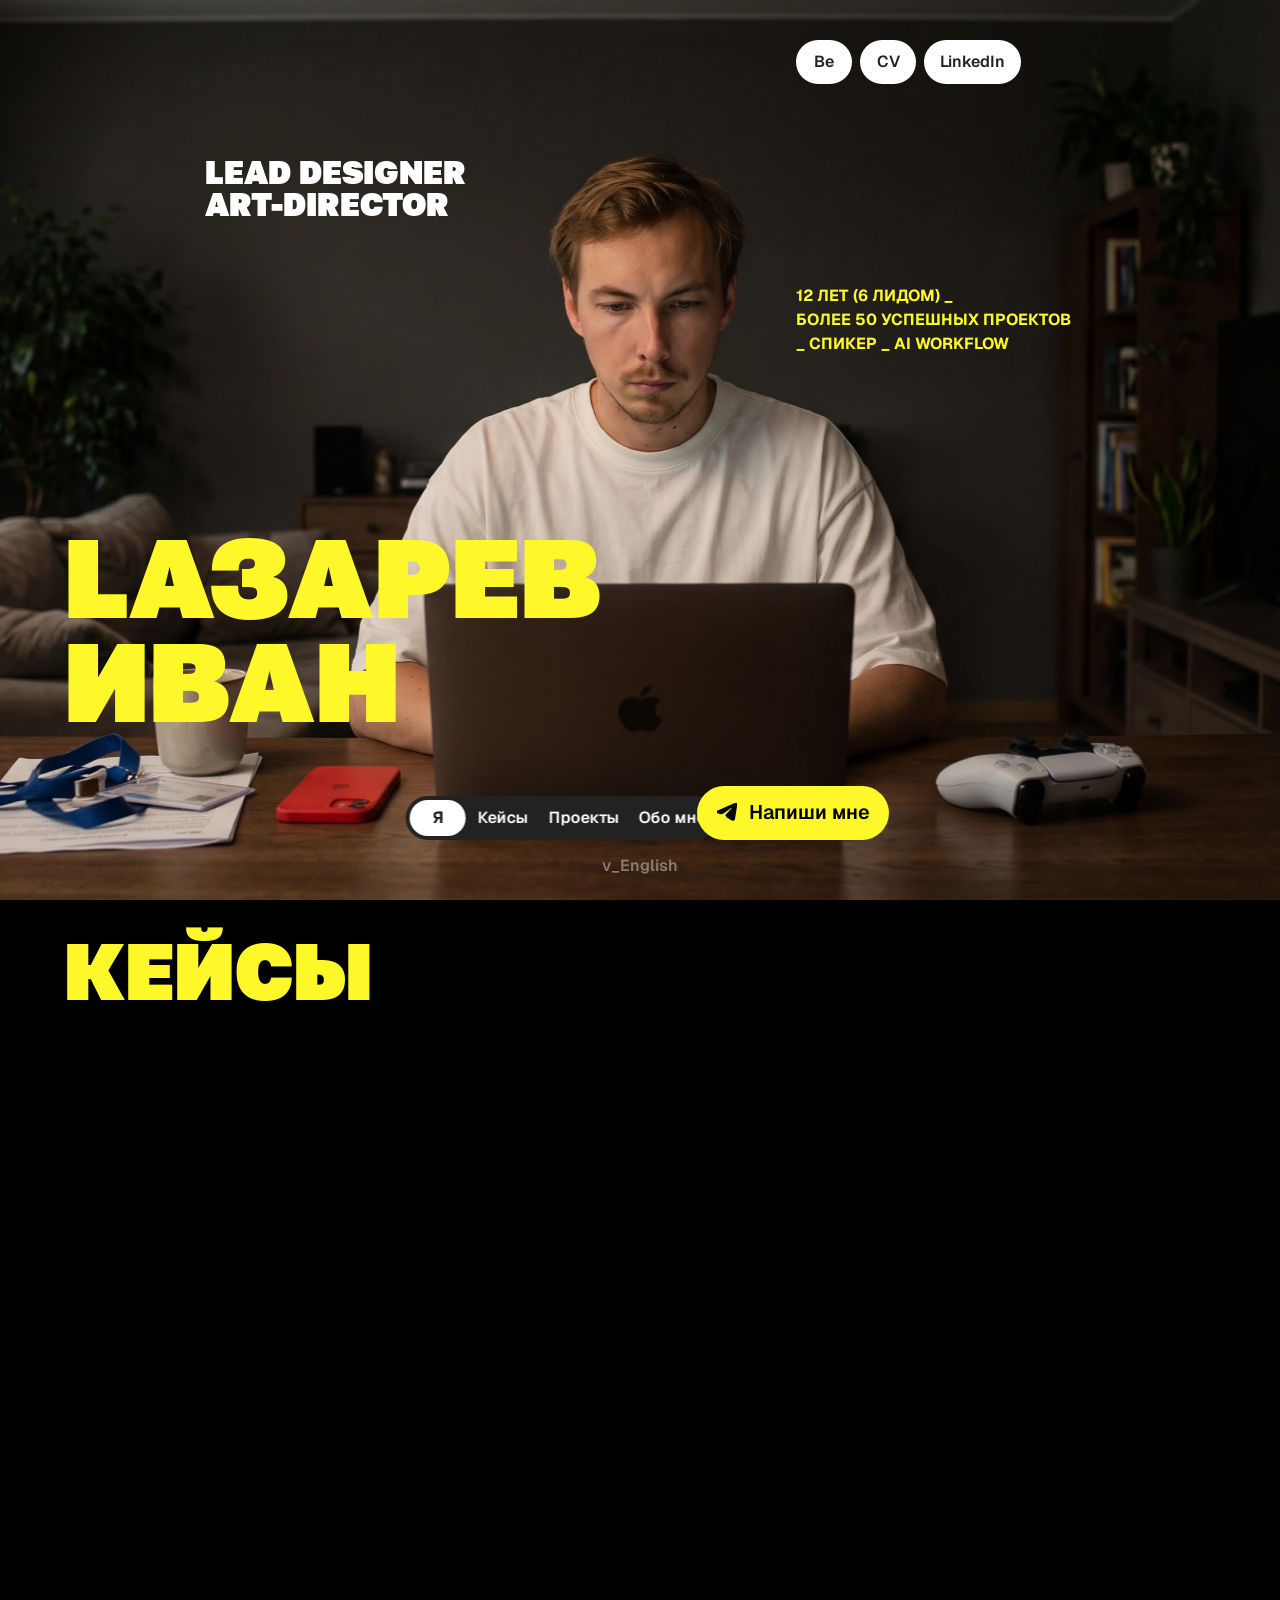
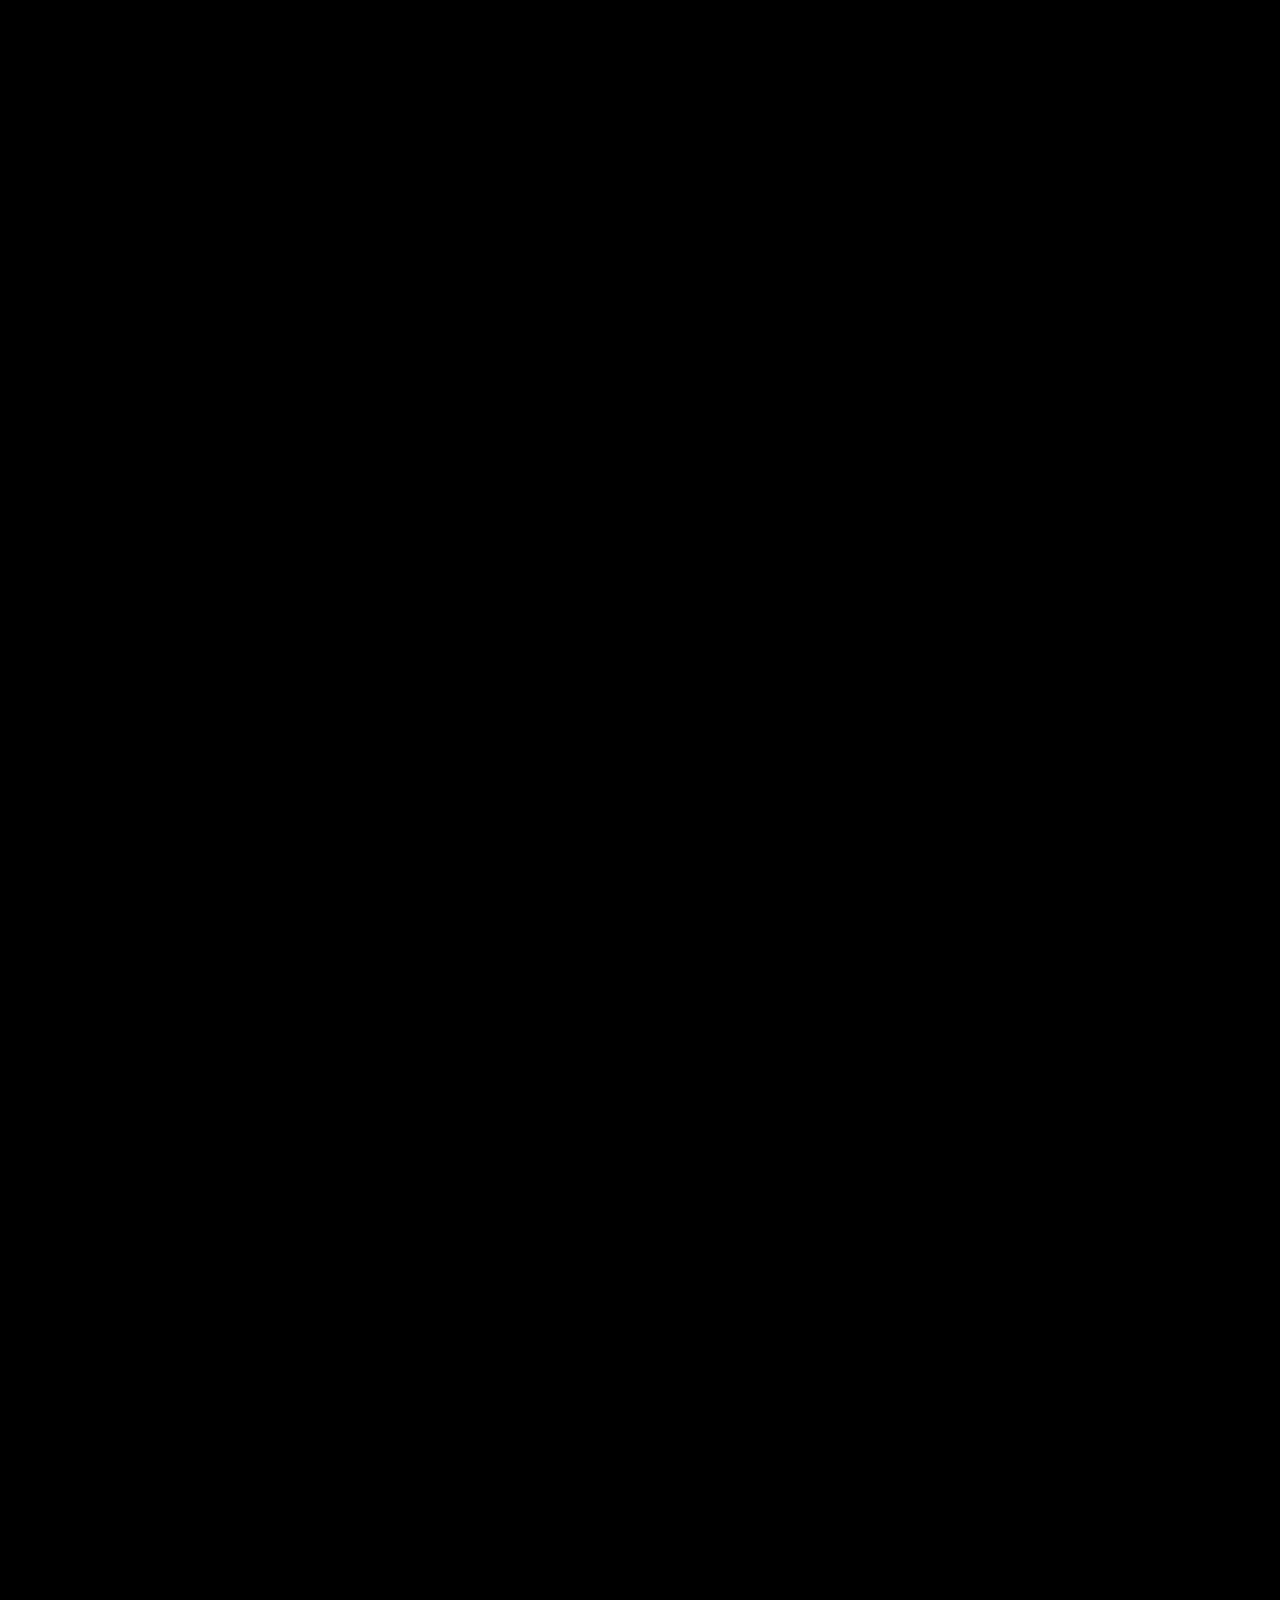
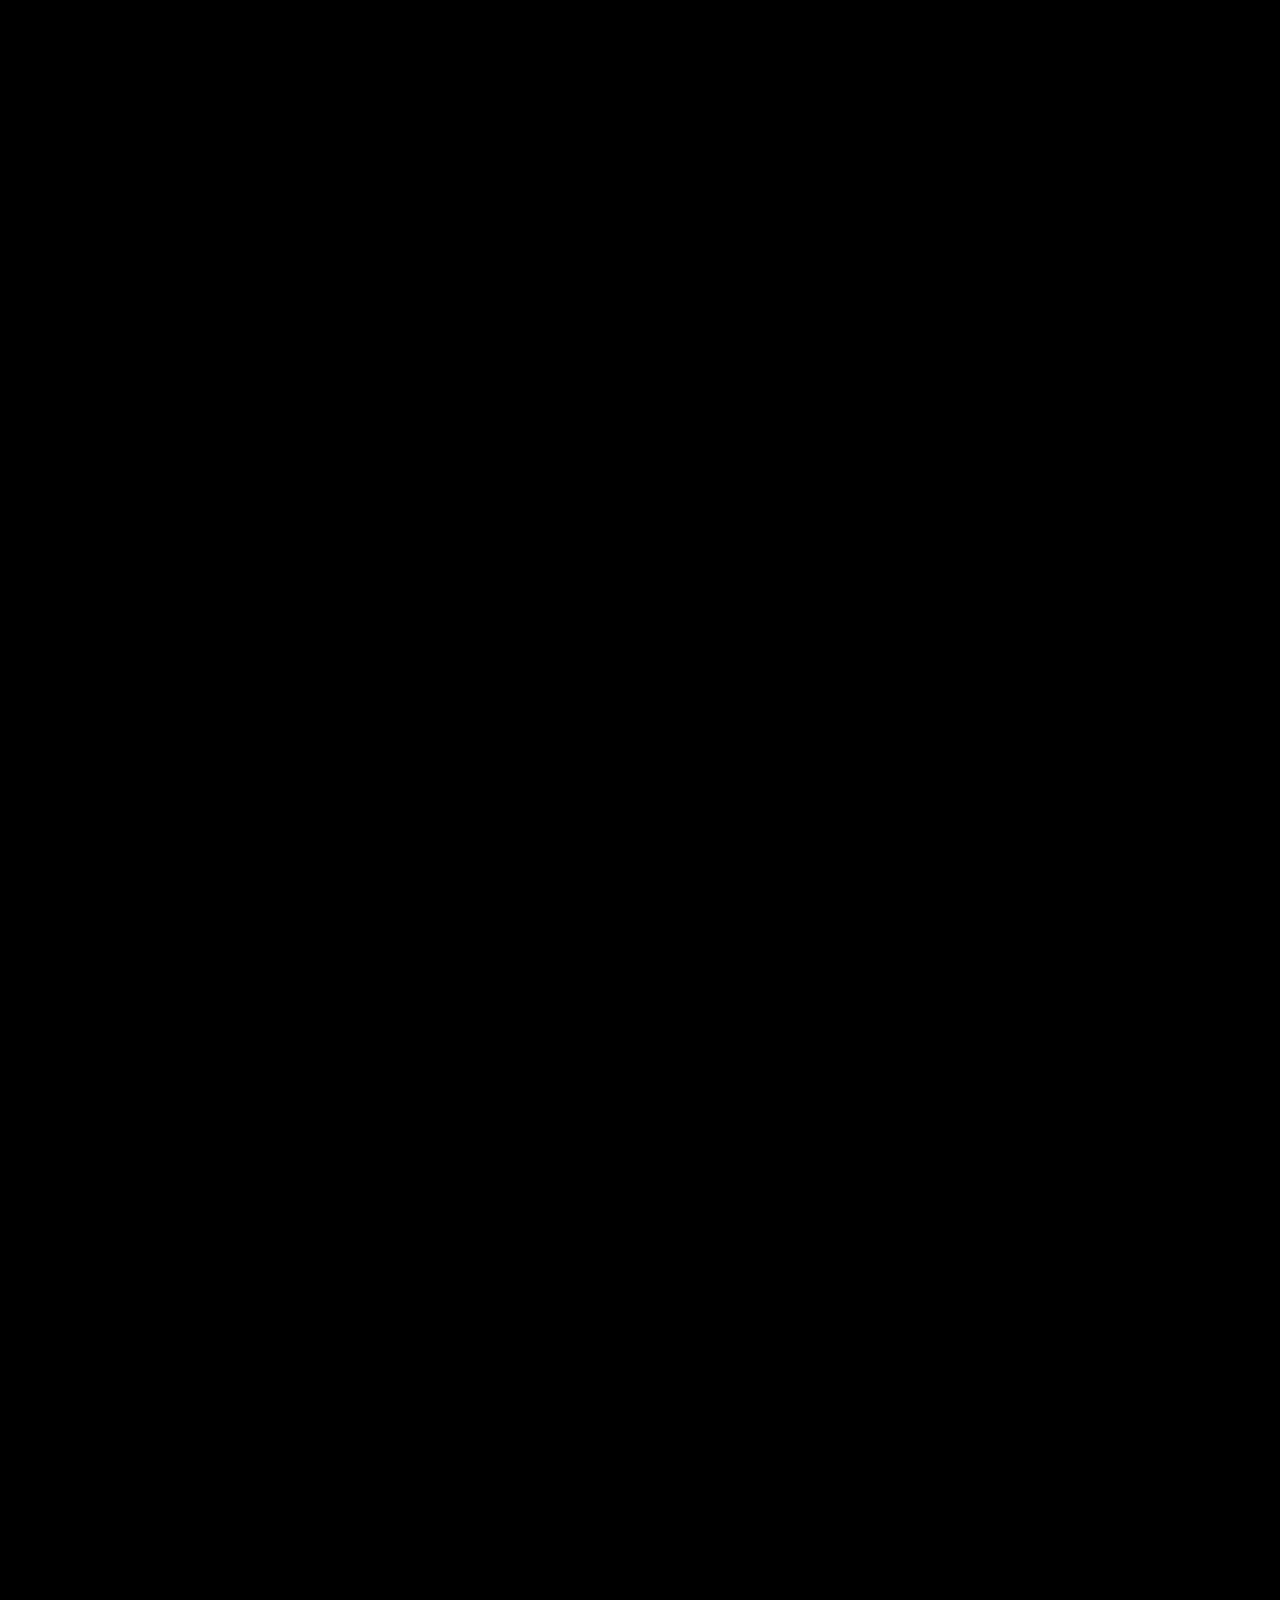
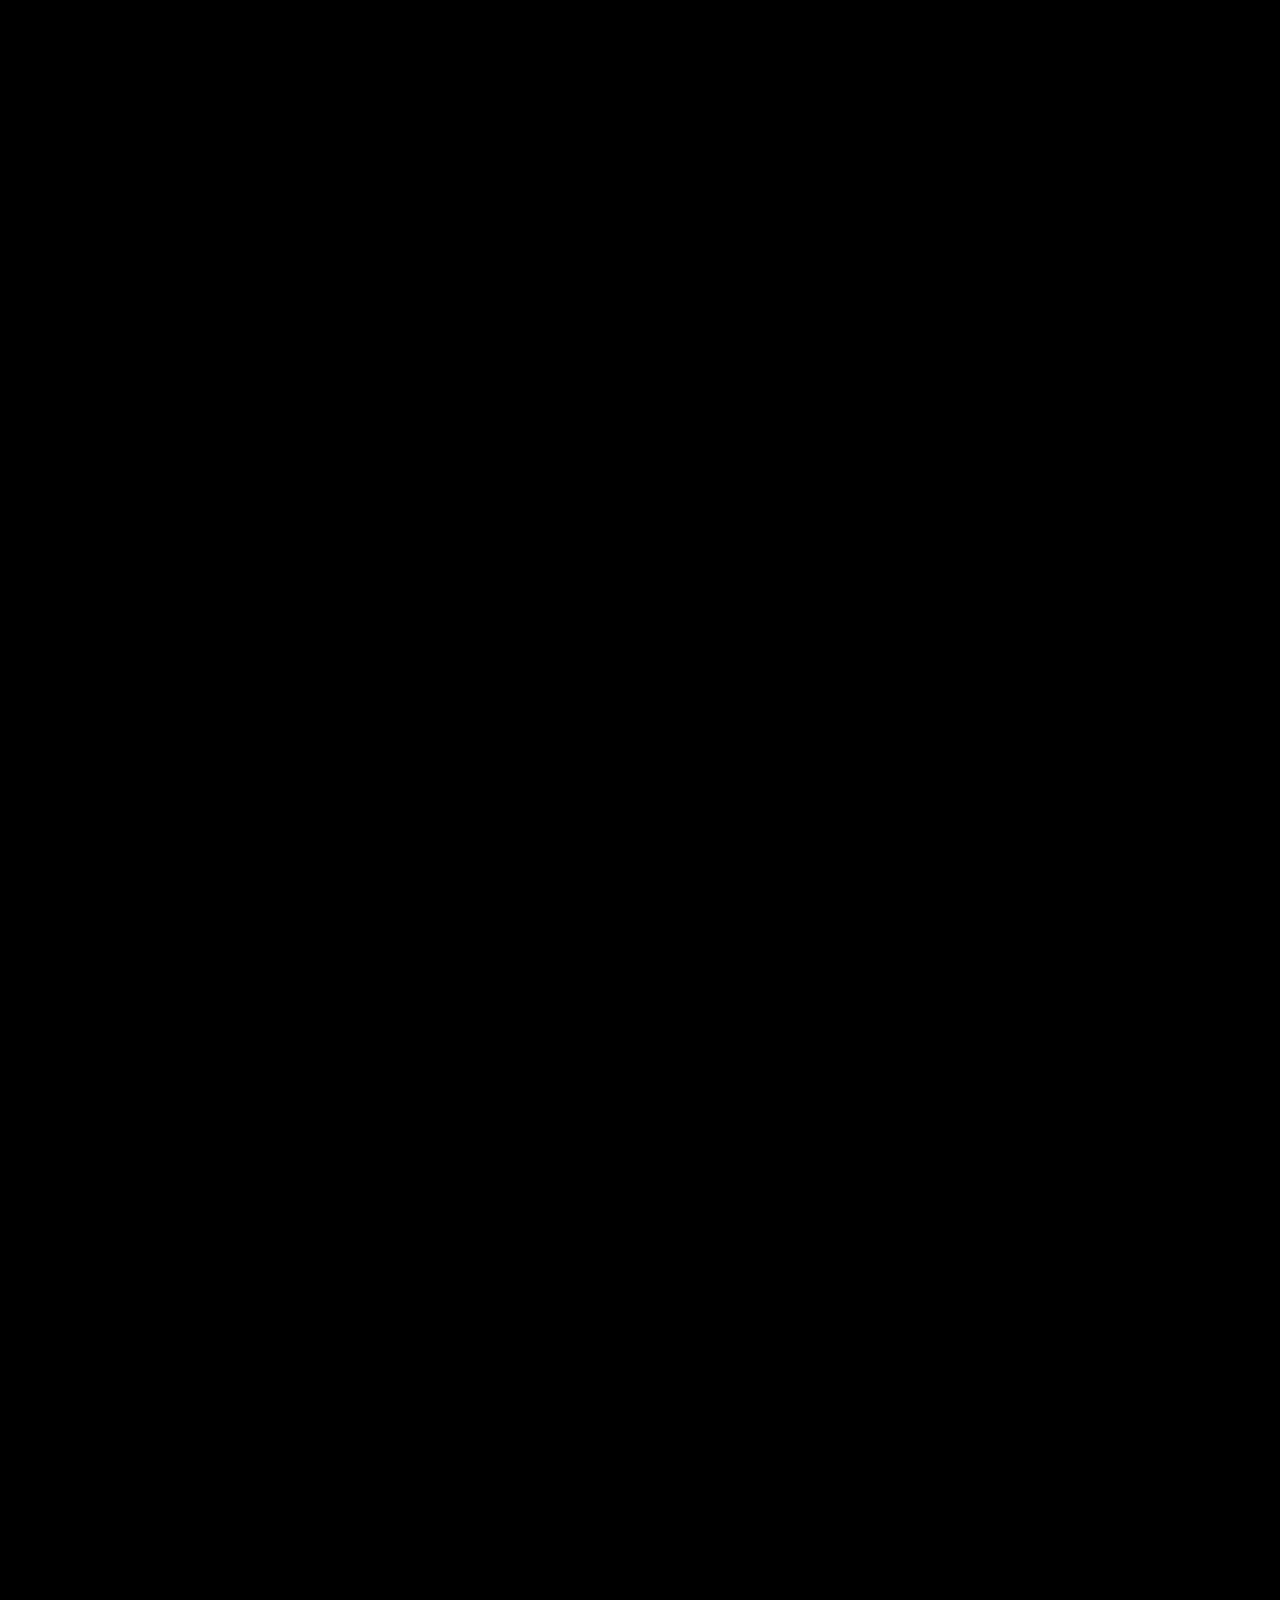
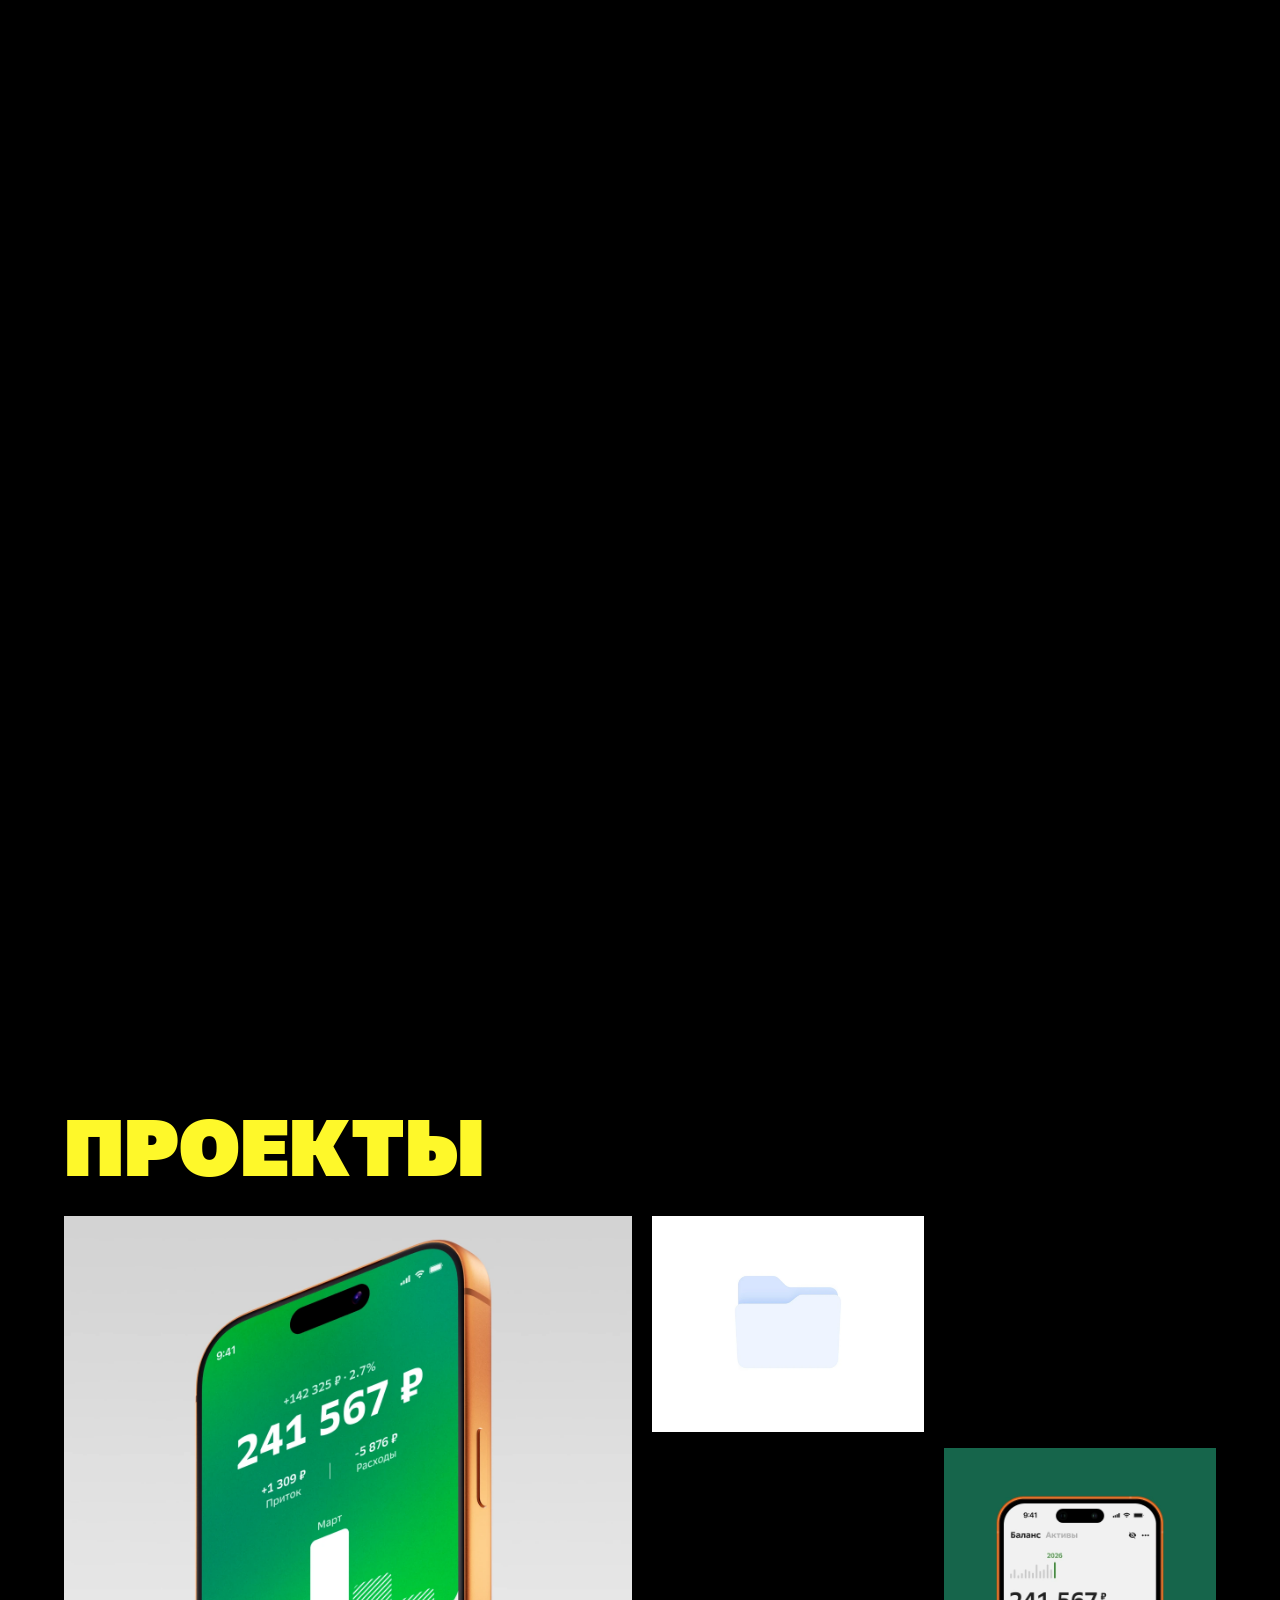
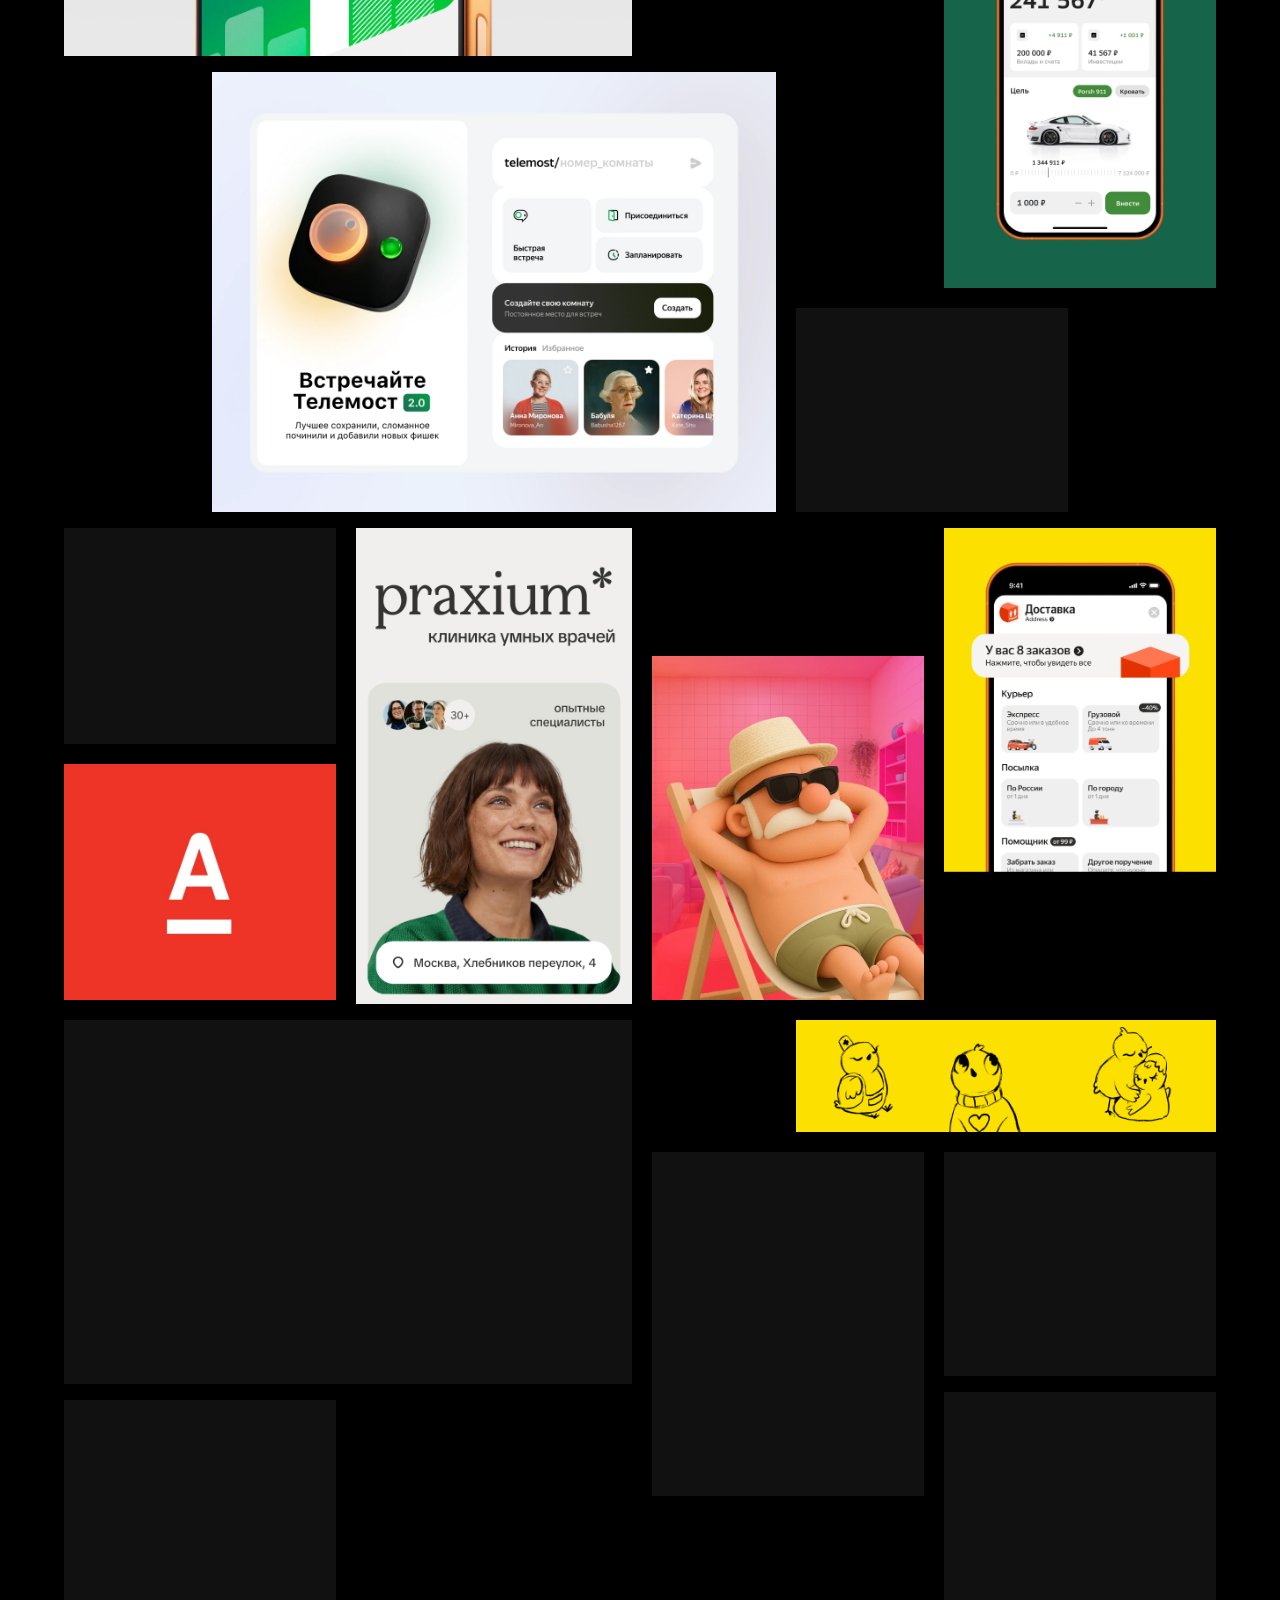
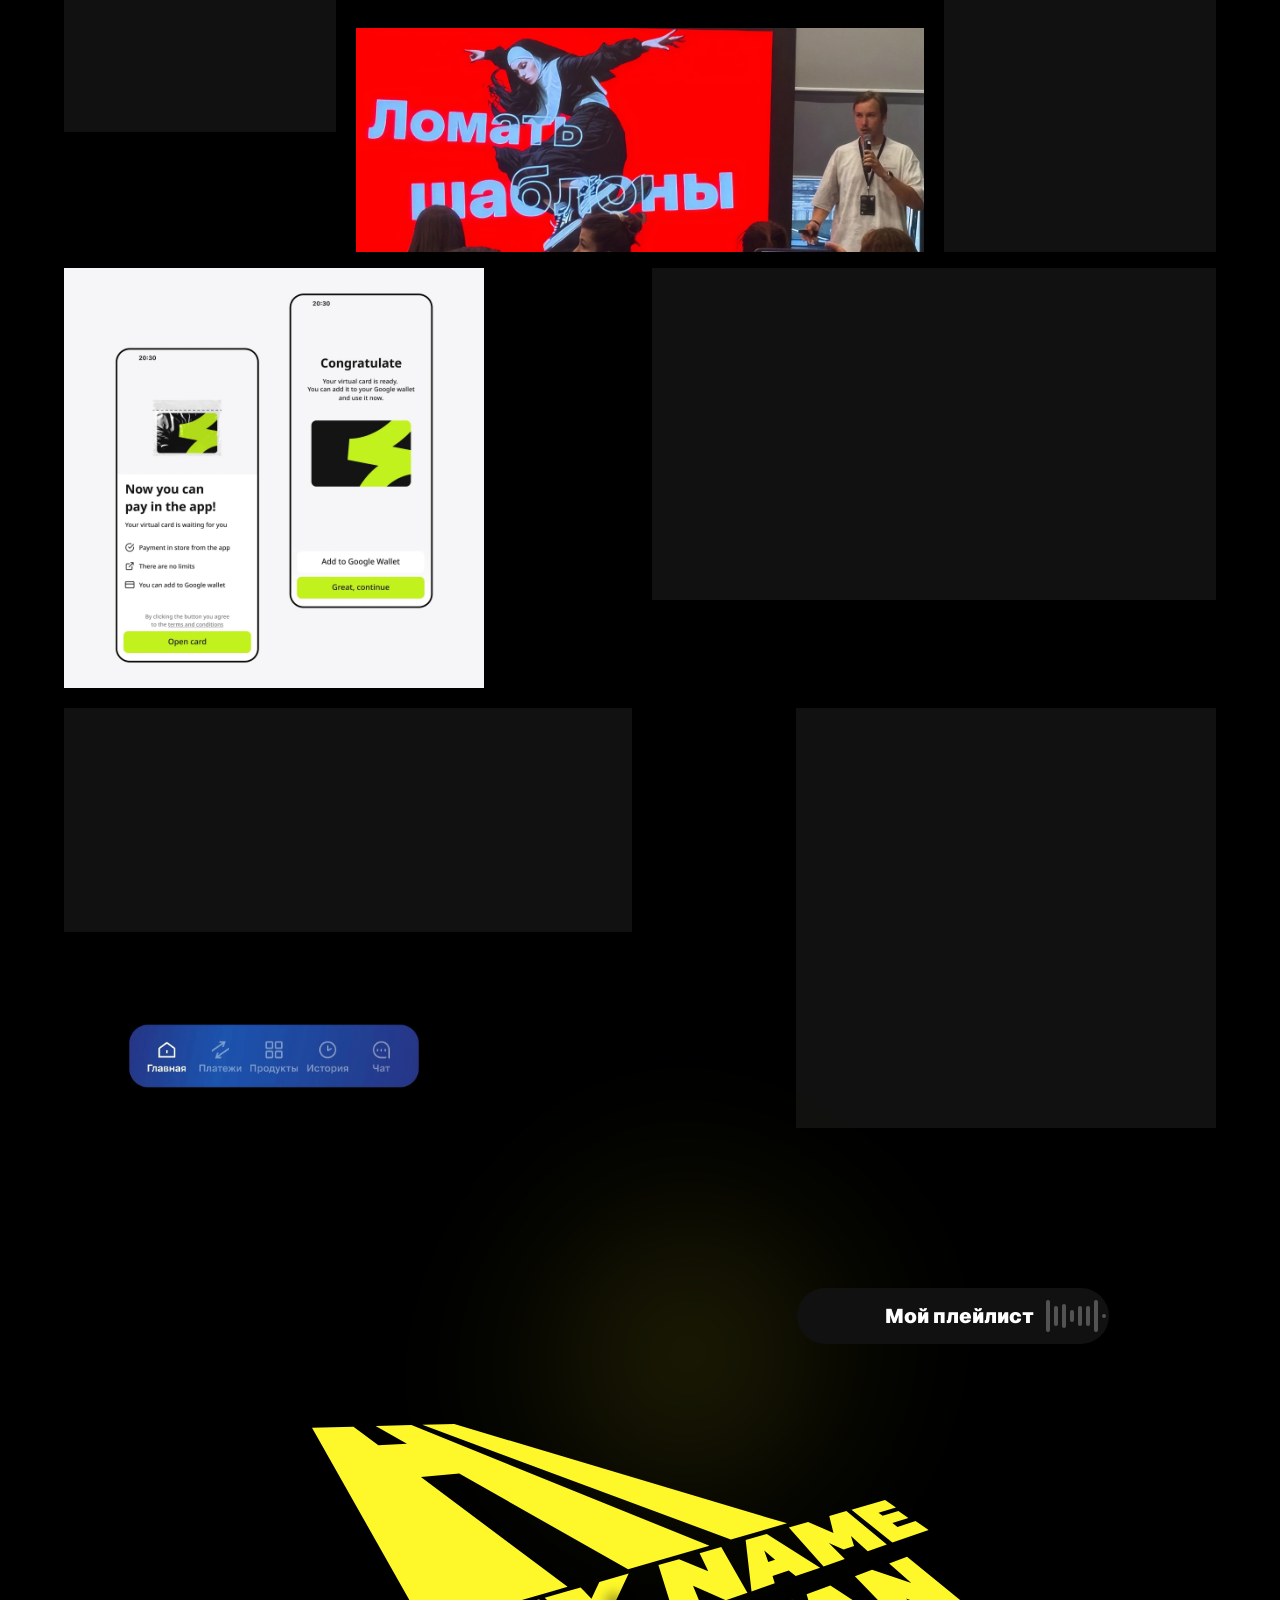
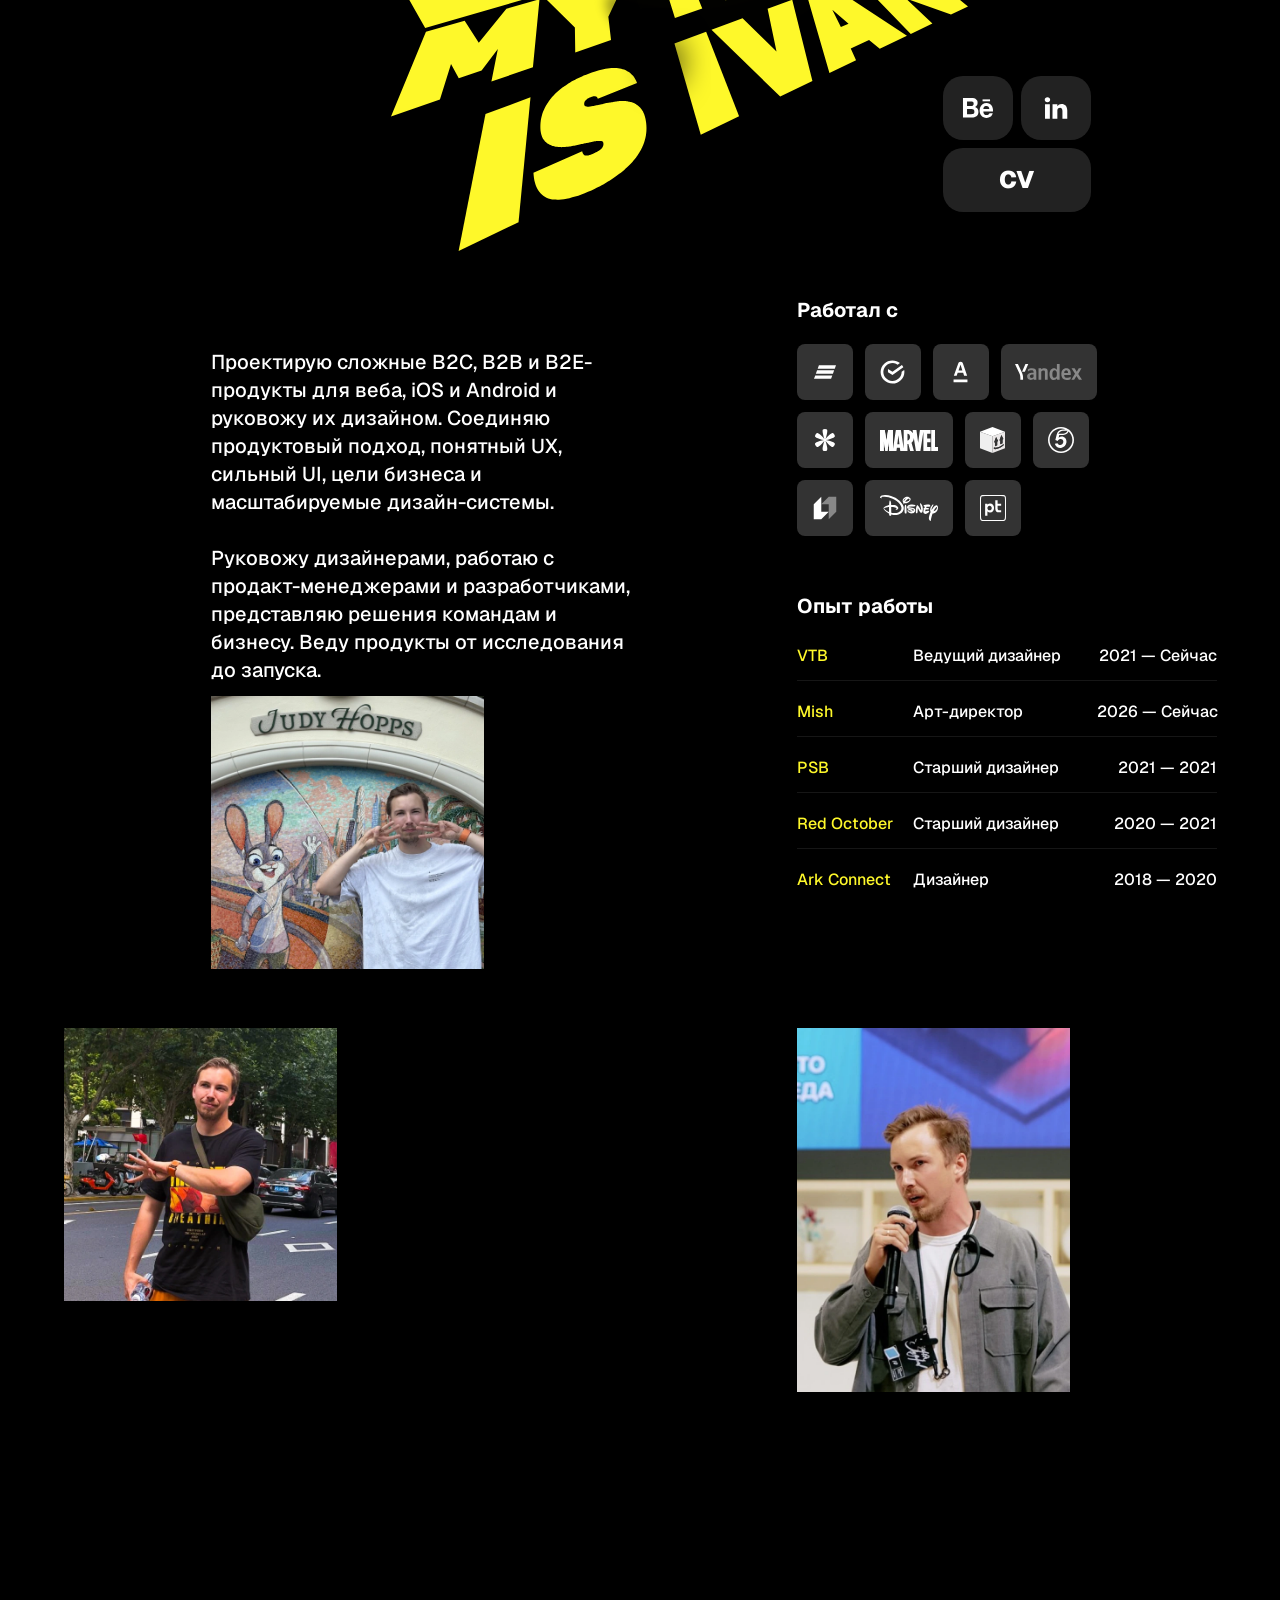
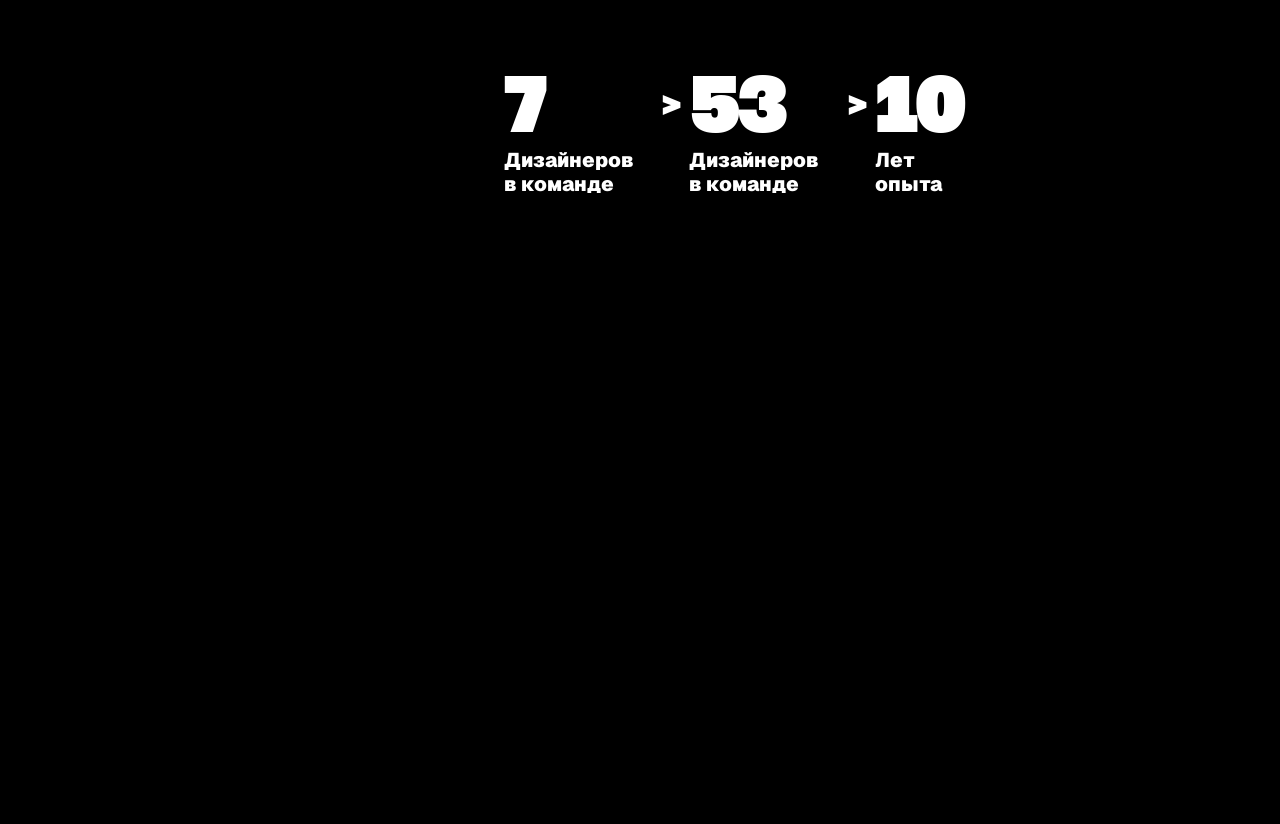
<file: index.html>
<!doctype html>
<html lang="ru">
<head>
  <meta charset="utf-8">
  <meta name="viewport" content="width=device-width, initial-scale=1">
  <meta name="theme-color" content="#000000">
  <meta name="description" content="Иван Лазарев — Lead Designer и Art Director. Продуктовый дизайн, команды и цифровые проекты.">
  <title>Иван Лазарев — Lead Designer & Art Director</title>
  <link rel="icon" href="favicon.ico?v=d8f2a91fd11d" type="image/x-icon">
  <link rel="icon" href="assets/favicon-32.png?v=97fcc538dd50" type="image/png" sizes="32x32">
  <link rel="icon" href="assets/favicon-16.png?v=f3b33b754029" type="image/png" sizes="16x16">
  <link rel="apple-touch-icon" href="assets/apple-touch-icon.png?v=d8a1f98ccc80" sizes="180x180">
  <link rel="alternate" hreflang="ru" href="index.html">
  <link rel="alternate" hreflang="en" href="en.html">
  <link rel="alternate" hreflang="x-default" href="index.html">
  <!-- portfolio:assets:start -->
  <link rel="preload" href="assets/optimized/hero@2x.avif?v=82ee5974e156" as="image" type="image/avif" fetchpriority="high">
  <link rel="preload" href="assets/optimized/golos-black.woff2?v=af68c0653c53" as="font" type="font/woff2" crossorigin>
  <style id="portfolio-critical">/* styles.css */
@font-face{font-family:Geist;src:url('assets/optimized/geist-400.woff2?v=abb4c4e12e5a') format('woff2');font-style:normal;font-weight:400;font-display:swap}
@font-face{font-family:Geist;src:url('assets/optimized/geist-500.woff2?v=96ea30318bb4') format('woff2');font-style:normal;font-weight:500;font-display:swap}
@font-face{font-family:Geist;src:url('assets/optimized/geist-600.woff2?v=6446a9eb78b9') format('woff2');font-style:normal;font-weight:600;font-display:swap}
@font-face{font-family:Geist;src:url('assets/optimized/geist-700.woff2?v=5fe951085cce') format('woff2');font-style:normal;font-weight:700;font-display:swap}
@font-face{font-family:Geist;src:url('assets/optimized/geist-900.woff2?v=671b9d38cf7c') format('woff2');font-style:normal;font-weight:900;font-display:swap}
@font-face{font-family:'Golos Black';src:url('assets/optimized/golos-black.woff2?v=af68c0653c53') format('woff2');font-style:normal;font-weight:900;font-display:swap}
@font-face{font-family:Golos;src:url('assets/optimized/golos-regular.woff2?v=4e6759c40289') format('woff2');font-style:normal;font-weight:400 900;font-display:swap}
:root{--yellow:#fef82a;--font-display:'Golos Black',Arial,sans-serif;--font-body:Geist,Golos,Arial,sans-serif;--gutter:64px;--viewport-height:100svh;--layout-width:1440px;--dock-bottom:60px;--hero-name-size:124px;--hero-name-line:116px;color-scheme:dark;background:#000;color:#fff;font-family:var(--font-body);font-size:16px;line-height:24px}
*{box-sizing:border-box}html{scroll-behavior:smooth;scroll-padding-top:0}body{margin:0;min-width:320px;background:#000}h1,h2,h3,p{margin:0}button,a{-webkit-tap-highlight-color:transparent}a{color:inherit;text-decoration:none}button{font:inherit;color:inherit}button,a{touch-action:manipulation}button:enabled,a[href]{cursor:pointer}img{display:block;max-width:100%}button{border:0}a:focus-visible,button:focus-visible{outline:4px solid var(--yellow);outline-offset:4px}a[aria-disabled=true],button[aria-disabled=true]{cursor:default}
.skip-link{position:fixed;z-index:100;top:16px;left:16px;transform:translateY(-200%);background:var(--yellow);color:#000;padding:12px 20px;border-radius:8px}.skip-link:focus{transform:none}.section-shell{width:100%;max-width:1440px;margin-inline:auto;padding-inline:var(--gutter)}.section-heading{font-family:var(--font-display);font-size:80px;line-height:76px;text-transform:uppercase;font-weight:900;color:var(--yellow)}
.hero{height:var(--viewport-height);min-height:720px;position:sticky;top:0;isolation:isolate;overflow:hidden;z-index:0;background:#171714}.hero-media{position:absolute;inset:0;z-index:-1;overflow:hidden}.hero-media-plane{position:absolute;left:50%;top:50%;transform:translate(-50%,-50%);height:max(100%,calc(100vw / 1.7916666667));aspect-ratio:2752 / 1536}.hero-poster,.hero-video{position:absolute;inset:0;width:100%;height:100%;max-width:none;object-fit:cover}.hero-video{opacity:0;transition:opacity var(--hero-video-fade,.5s) ease}.hero-video.is-ready{opacity:1}.hero-content{position:relative;height:100%;max-width:1440px;margin:auto}.hero-role{position:absolute;left:16%;top:17.33%;font-family:var(--font-display);font-size:32px;line-height:32px;text-transform:uppercase;font-weight:900}.hero-facts{position:absolute;left:62.22%;top:31.56%;color:var(--yellow);font-size:16px;line-height:24px;font-weight:700;text-transform:uppercase;white-space:nowrap}.hero-name{position:absolute;left:var(--gutter);top:58.22%;font-family:var(--font-display);font-size:var(--hero-name-size);line-height:var(--hero-name-line);font-weight:900;text-transform:uppercase;color:var(--yellow)}.hero-social{position:absolute;left:62.22%;top:40px;display:flex;gap:8px}.hero-social a{display:flex;align-items:center;justify-content:center;min-width:56px;height:44px;padding:0 16px;border-radius:32px;background:#fff;color:#222;font-weight:600;transition:background .24s}.hero-social a:hover,.hero-social a:focus-visible{background:var(--yellow)}.mobile-label{display:none}
.js .hero-enter{opacity:0;transition:opacity .8s ease}.js.is-introduced .hero-enter{opacity:1}
.cases,.projects,.about{position:relative;z-index:1;background:#000}.cases{height:calc(var(--viewport-height)*4)}.cases-stage{position:sticky;top:0;height:var(--viewport-height);min-height:0;overflow:hidden;padding-top:104px}.cases .section-heading{position:relative;z-index:0}.cases-cards{position:absolute;top:var(--case-top,152px);left:50%;width:var(--case-width,980px);height:var(--case-height,532px);transform:translateX(-50%);perspective:1200px}.case-card{position:absolute;inset:0;display:grid;grid-template-columns:1fr 1fr;overflow:hidden;background:#111;transform-origin:50% 40%;will-change:transform,opacity}.case-card:not(:first-child){opacity:0}.case-copy{padding:32px;display:flex;flex-direction:column;justify-content:space-between;min-width:0;background:#111}.case-meta{font-size:16px;line-height:24px;font-weight:700;text-transform:uppercase}.case-brand{font-family:var(--font-display);font-size:24px;line-height:24px;text-transform:uppercase;margin-bottom:8px}.case-copy h3{font-family:var(--font-display);font-size:48px;line-height:44px;font-weight:900;text-transform:uppercase;color:var(--yellow)}.case-image{background:#f9f8fe;display:flex;align-items:center;justify-content:center;min-width:0;overflow:hidden;padding:24px}.case-image img{width:100%;height:100%;object-fit:contain}.case-image-preview{padding:0}.case-image-preview img{object-fit:cover}
.projects{padding-top:128px;padding-bottom:0}.projects .section-heading{margin-bottom:32px}
.js .reveal{opacity:0;transition:opacity .56s ease;transition-delay:0ms}.js .reveal.is-visible{opacity:1;transition-delay:var(--reveal-delay,0ms)}
.contact{position:relative;max-width:1440px;margin:auto;padding:128px var(--gutter) 200px}.contact-target{width:min(976px,100%);height:276px;margin:auto;border-radius:200px}
.dock{position:fixed;z-index:20;bottom:var(--dock-bottom);left:50%;width:476px;display:flex;gap:8px;transform:translateX(-50%);pointer-events:none}.bottom-nav{position:relative;display:flex;align-items:center;flex:none;width:312px;height:44px;padding:4px;border-radius:100px;background:#222;pointer-events:auto;will-change:transform}.bottom-nav a{position:relative;z-index:1;display:flex;align-items:center;justify-content:center;height:36px;padding:0 16px;font-size:16px;line-height:20px;font-weight:600;transition:color .4s;white-space:nowrap}.bottom-nav a[aria-current]{color:#222}.bottom-nav a:not([aria-current]):hover{color:var(--yellow)}.nav-indicator{position:absolute;z-index:0;left:4px;top:4px;width:52px;height:36px;border-radius:32px;background:#fff;transition:transform .5s cubic-bezier(.22,1,.36,1),width .5s cubic-bezier(.22,1,.36,1)}.contact-origin{width:156px;height:44px;flex:none}.contact-link{position:fixed;z-index:21;left:calc(50% + 82px);bottom:var(--dock-bottom);width:156px;height:44px;display:flex;align-items:center;justify-content:center;gap:8px;border-radius:32px;background:var(--yellow);color:#000;font-size:16px;line-height:1;font-weight:600;white-space:nowrap;will-change:top,left,width,height;transform-origin:center}.contact-link:hover{background:#fff}.contact-icon{width:20px;height:20px;display:flex;align-items:center;justify-content:center;flex:none}.contact-icon img{max-width:none;flex:none;transform:scale(var(--contact-icon-scale,1));transform-origin:center}.contact-text{display:block;overflow:hidden}.noscript-note{position:fixed;z-index:30;bottom:8px;padding:8px;background:#222}

@media(min-width:1024px) and (max-width:1199px){:root{--gutter:40px}.hero-role{left:12%}.hero-facts{left:64%}.hero-social{left:64%}.hero-name{top:60%}.section-heading{font-size:64px;line-height:64px}.case-copy h3{font-size:40px;line-height:40px}.case-copy{padding:24px}}
@media(max-width:1023px){:root{--gutter:20px;--dock-bottom:44px}.section-heading{font-size:48px;line-height:48px}.hero{min-height:800px}.hero-role{left:20px;top:auto;bottom:244px;font-size:24px;line-height:24px}.hero-facts{left:20px;top:116px;font-size:16px;line-height:24px}.hero-name{left:20px;top:auto;bottom:112px}.hero-social{left:auto;right:20px;top:40px;gap:4px}.hero-social a{width:56px;padding:0}.mobile-label{display:inline}.desktop-label{display:none}.cases-stage{padding-top:64px;min-height:0}.cases-cards{top:var(--case-top,128px)}.case-card{display:flex;flex-direction:column}.case-image{order:0;height:54%;flex:none;padding:20px}.case-copy{order:1;flex:1;padding:24px}.case-image-preview{padding:0}.case-copy h3{font-size:36px;line-height:36px}.case-meta{font-size:16px;line-height:20px}.case-brand{font-size:20px;line-height:24px;margin-bottom:8px}.projects{padding-top:80px}.projects .section-heading{margin-bottom:32px}.dock{width:calc(100% - 40px);max-width:400px}.bottom-nav{width:calc(100% - 84px)}.bottom-nav a{flex:1;min-width:0;padding:0;font-size:16px}.contact-origin{width:76px}.contact-link{left:auto;right:20px;width:76px}.contact-link .contact-text{opacity:0}.contact-target{height:116px}.contact{padding-top:128px;padding-bottom:188px}}
@media(max-width:359px){.contact-origin{width:44px}.bottom-nav{width:calc(100% - 52px)}.hero-facts{font-size:16px;line-height:24px}.hero-social a{width:48px}.hero-role{bottom:224px}.hero-name{bottom:112px}.case-copy{padding:20px}.case-copy h3{font-size:32px;line-height:32px}}
@media(max-height:740px){:root{--dock-bottom:24px}.hero-name{top:auto;bottom:96px}.hero-role{top:20%}.cases-stage{padding-top:48px}}
@media(max-width:1023px) and (max-height:740px){.hero-name{bottom:112px}.hero-role{top:auto;bottom:244px}.hero-facts{top:116px}}
@media(prefers-reduced-motion:reduce){html{scroll-behavior:auto}*,*::before,*::after{animation-duration:.01ms!important;animation-iteration-count:1!important;transition-duration:.01ms!important}.js .hero-enter,.js .reveal{opacity:1}.hero{position:relative}}
@media(max-width:1023px) and (max-height:640px){.hero{min-height:0}.hero-media-plane{height:var(--hero-short-image-height,720px);top:0;transform:translateX(-50%)}.hero-social{top:16px}.hero-facts{top:76px}.hero-name{bottom:96px}.hero-role{font-size:20px;line-height:20px;bottom:calc(108px + var(--hero-name-line)*2)}.case-image{height:min(54%,calc(100% - 176px))}}
.top-anchor{position:absolute;top:0;left:0;width:4px;height:4px;pointer-events:none}
.bottom-nav{justify-content:space-between}
.language-switch{position:absolute;top:56px;left:50%;transform:translateX(-50%);display:block;pointer-events:auto;padding:4px;font-size:16px;line-height:20px;font-weight:600;color:#fff;opacity:.4;white-space:nowrap;transition:color .24s ease,opacity .24s ease}
.language-switch:hover,.language-switch:focus-visible{color:var(--yellow);opacity:1}
@media(min-width:1024px){html[lang="ru"] .bottom-nav a{padding-inline:8px}html[lang="ru"] .about-job{grid-template-columns:minmax(96px,.9fr) minmax(164px,1.3fr) minmax(120px,1fr)}}
@media(max-width:1023px){.bottom-nav a{flex:1 0 auto;min-width:24px;padding-inline:4px}.language-switch{top:48px}}
@media(max-width:1023px){html[lang="ru"] .bottom-nav a{min-width:44px;padding-inline:0}}
@media(max-width:359px){.dock{width:calc(100% - 24px)}}
@media(max-height:740px){:root{--dock-bottom:32px}.language-switch{top:44px;padding-block:0;height:24px;line-height:24px}}

/* case-stack.css */
/* CardSwap case surfaces. Geometry and all card poses are owned by case-stack.js. */
.cases {
  height: var(--case-scroll-height, calc(var(--viewport-height) * 7.2));
  padding-bottom: 0;
}
.cases .cases-stage {
  position: sticky;
  top: 0;
  width: 100%;
  max-width: none;
  margin-inline: 0;
  height: var(--viewport-height);
  min-height: 0;
  overflow: hidden;
  padding-top: 32px;
}
.cases .section-heading {
  position: relative;
  z-index: 0;
  width: 100%;
  max-width: calc(1440px - var(--gutter) - var(--gutter));
  margin: 0 auto;
  font-size: 80px;
  line-height: 76px;
}
.cases .cases-cards {
  position: absolute;
  top: var(--case-stack-top, 152px);
  left: 50%;
  width: var(--case-width, 1040px);
  height: var(--case-height, 568px);
  display: block;
  margin: 0;
  overflow: visible;
  transform: translateX(-50%) scale(var(--case-enter-scale, .8));
  opacity: var(--case-enter-opacity, 0);
  will-change: opacity, transform;
  perspective: var(--case-perspective, 1200px);
  perspective-origin: 50% 50%;
  touch-action: pan-y;
}
.cases .case-card {
  position: absolute;
  inset: 0;
  width: auto;
  height: auto;
  min-width: 0;
  min-height: 0;
  margin: 0;
  display: flex;
  flex-direction: column;
  grid-template-columns: none;
  gap: 12px;
  padding: 12px;
  overflow: hidden;
  isolation: isolate;
  border: 0;
  border-radius: 12px;
  background: #333;
  color: #fff;
  box-shadow: 0 24px 48px -24px rgb(0 0 0 / 64%);
  opacity: 1;
  transform-origin: 50% 50%;
  backface-visibility: hidden;
  -webkit-backface-visibility: hidden;
  will-change: transform, opacity;
  cursor: pointer;
  user-select: none;
  -webkit-user-select: none;
  touch-action: pan-y;
}
.cases .case-card[data-case="0"] { z-index: 4; }
.cases .case-card[data-case="1"] { z-index: 3; }
.cases .case-card[data-case="2"] { z-index: 2; }
.cases .case-card[data-case="3"] { z-index: 1; }
.cases .case-card:not([data-front]) { pointer-events: none; }
.cases .case-card[data-front] { pointer-events: auto; }
.cases .case-card:focus-visible { outline: 4px solid #fff; outline-offset: 4px; }
.cases .case-card[data-dragging] { cursor: grabbing; }
.cases .case-copy {
  position: relative;
  z-index: 1;
  order: 0;
  display: flex;
  flex: 0 0 auto;
  flex-direction: row;
  align-items: center;
  justify-content: flex-start;
  gap: 12px;
  width: 100%;
  min-width: 0;
  min-height: 40px;
  padding: 0;
  border: 0;
  border-radius: 0;
  background: transparent;
}
.cases .case-icon {
  display: grid;
  flex: 0 0 32px;
  place-items: center;
  width: 32px;
  height: 32px;
  border-radius: 50%;
  background: rgb(255 255 255 / 8%);
  color: #fff;
  transition: color 200ms ease;
}
.cases .case-icon svg { display: block; width: 20px; height: 20px; }
.cases .case-copy h3 {
  display: block;
  flex: 1 1 auto;
  min-width: 0;
  max-width: 100%;
  margin: 0;
  color: #fff;
  font-family: var(--font-body);
  font-size: 20px;
  line-height: 24px;
  font-weight: 600;
  text-transform: none;
  overflow-wrap: anywhere;
  transition: color 200ms ease;
}
.cases .case-card:hover .case-icon,
.cases .case-card:hover h3,
.cases .case-card:focus-visible .case-icon,
.cases .case-card:focus-visible h3 { color: var(--yellow); }
.cases .case-image {
  position: relative;
  order: 1;
  display: block;
  flex: 1 1 0;
  width: 100%;
  height: auto;
  min-width: 0;
  min-height: 0;
  margin: 0;
  padding: 0;
  overflow: hidden;
  border-radius: 8px;
  background: #f9f8fe;
}
.cases .case-image-preview { background: #111; }
.cases .case-image img {
  position: absolute;
  inset: 0;
  display: block;
  width: 100%;
  height: 100%;
  max-width: none;
  object-fit: cover;
  pointer-events: none;
  user-select: none;
  -webkit-user-select: none;
  -webkit-user-drag: none;
}
.cases .case-image-cover { background: #000; }
.cases .case-shade {
  position: absolute;
  inset: 0;
  z-index: 4;
  border-radius: inherit;
  background: #000;
  opacity: 0;
  pointer-events: none;
}
@media (min-width: 1024px) and (max-height: 739px) {
  .cases .cases-stage { padding-top: 24px; }
  .cases .section-heading { font-size: 64px; line-height: 64px; }
}
@media (max-width: 1023px) {
  .cases .cases-stage { padding-top: 24px; }
  .cases .section-heading { font-size: 48px; line-height: 48px; }
  .cases .case-copy { gap: 12px; height: auto; min-height: 48px; padding: 0; }
  .cases .case-icon { flex-basis: 28px; width: 28px; height: 28px; }
  .cases .case-icon svg { width: 16px; height: 16px; }
  .cases .case-copy h3 { font-size: 16px; line-height: 20px; }
}
@media (prefers-reduced-motion: reduce) {
  .cases { height: var(--case-scroll-height, calc(var(--viewport-height) * 7.2)); padding-bottom: 0; }
  .cases .cases-stage { position: sticky; top: 0; height: var(--viewport-height); min-height: 0; overflow: hidden; }
  .cases .cases-cards { position: absolute; top: var(--case-stack-top, 152px); left: 50%; width: var(--case-width, 1040px); height: var(--case-height, 568px); display: block; margin: 0; transform: translateX(-50%) scale(var(--case-enter-scale, 1)); opacity: var(--case-enter-opacity, 1); }
  .cases .case-card { position: absolute; inset: 0; height: auto; transition: none; }
  .cases .case-icon,
  .cases .case-copy h3 { transition: none; }
}

/* The Russian desktop home tab keeps the same comfortable hit width. */
@media (min-width: 1024px) {
  html[lang="ru"] .bottom-nav a[href="#me"] { flex: 0 0 56px; width: 56px; min-width: 56px; max-width: 56px; }
}

/* Mobile chrome and hero share the visible viewport; document flow stays stable. */
@media (max-width: 1023px) {
  :root { --dock-bottom: var(--mobile-dock-bottom, 44px); }
  .hero { height: var(--viewport-height); min-height: 0; }
  .hero-content { height: min(100%, var(--visible-viewport-height, var(--viewport-height))); }
  .hero-media-plane {
    top: 0;
    height: min(100%, var(--visible-viewport-height, var(--viewport-height)));
    width: auto;
    transform: translateX(-50%);
  }
  .hero-social { top: var(--hero-social-top, 40px); right: var(--gutter); }
  .hero-facts {
    top: var(--hero-facts-top, 116px);
    left: var(--gutter);
    right: var(--gutter);
    font-size: 14px;
    line-height: 20px;
    white-space: normal;
  }
  .hero-name {
    left: var(--gutter);
    top: auto;
    bottom: var(--hero-name-bottom, calc(var(--dock-bottom) + 64px));
  }
  .hero-role {
    left: var(--gutter);
    top: auto;
    bottom: var(--hero-role-bottom, calc(var(--dock-bottom) + 80px + var(--hero-name-line) * 2));
    font-size: 20px;
    line-height: 20px;
  }
  .dock { width: calc(100% - var(--gutter) * 2); }
  .bottom-nav a { font-size: 13px; line-height: 20px; }
  .bottom-nav.rubber-menu .nav-ink-copy { font-size: 13px; line-height: 20px; }
  .language-switch { top: 44px; height: 24px; padding: 0 4px; font-size: 13px; line-height: 24px; }
}
@media (max-width: 1023px) and (orientation: landscape) {
  .hero-facts { left: auto; max-width: calc(50% - 40px); }
}
</style>
  <script>document.documentElement.classList.add('js');window.PORTFOLIO_STYLES_READY=new Promise(function(resolve){window.__portfolioStylesLoaded=function(){requestAnimationFrame(function(){requestAnimationFrame(resolve);});};});</script>
  <link rel="preload" href="assets/optimized/site-extras.css?v=25bccf6e3341" as="style" onload="this.onload=null;this.rel='stylesheet';window.__portfolioStylesLoaded()">
  <noscript><link rel="stylesheet" href="assets/optimized/site-extras.css?v=25bccf6e3341"></noscript>
  <script src="site.js?v=3ef91635f8c9" defer></script>
  
  
  
  
  
  
  
  
  
  
  
  
  
<!-- portfolio:assets:end -->
</head>
<body>
  <!-- portfolio:shell:start -->
<a class="skip-link" href="#cases">Перейти к работам</a>
    <main>
      <span id="me" class="top-anchor" aria-hidden="true"></span>
      <section class="hero" id="hero" aria-labelledby="hero-name" data-section="me">
        <div class="hero-media"><div class="hero-media-plane">
          <picture><source data-hero-source="true" type="image/avif" srcset="assets/optimized/hero@2x.avif?v=82ee5974e156"><img class="hero-poster" src="assets/optimized/hero@2x.webp?v=44edbe528ad0" width="3225" height="1800" alt="Иван Лазарев за работой за ноутбуком" fetchpriority="high" decoding="async"></picture>
          <video class="hero-video" muted playsinline preload="none" aria-hidden="true" tabindex="-1"></video>
        </div></div>
        <div class="hero-content">
          <div class="hero-social hero-enter" aria-label="Профили и резюме">
            <a data-link="behance" aria-label="Behance">Be</a>
            <a data-link="cv" aria-label="Открыть CV">CV</a>
            <a data-link="linkedin" aria-label="LinkedIn"><span class="desktop-label">LinkedIn</span><span class="mobile-label">in</span></a>
          </div>
          <p class="hero-role hero-enter">Lead designer<br>Art-director</p>
          <p class="hero-facts hero-enter">12 лет (6 лидом) _<br>Более 50 успешных проектов<br>_ Спикер _ AI Workflow</p>
          <h1 id="hero-name" class="hero-name hero-enter">Lазарев<br>Иван</h1>
        </div>
      </section>
      <section class="cases" id="cases" aria-labelledby="cases-heading" data-section>
        <div class="cases-stage section-shell">
          <h2 class="section-heading" id="cases-heading">Кейсы</h2>
          <div class="cases-cards">
            <article class="case-card" data-case="0" data-case-url="" data-front tabindex="0" aria-hidden="false" aria-labelledby="case-1-title">
              <header class="case-copy"><span class="case-icon" aria-hidden="true"><svg width="20" height="20" viewBox="0 0 24 24" fill="none" stroke="currentColor" stroke-width="2" stroke-linecap="round" stroke-linejoin="round" aria-hidden="true" focusable="false"><path d="M14 3H6a2 2 0 0 0-2 2v14a2 2 0 0 0 2 2h12a2 2 0 0 0 2-2V9Zm0 0v6h6M8 13h8M8 17h5"/></svg></span><h3 id="case-1-title">ВТБ, разработка сервисов Справки и Наследники</h3></header>
              <div class="case-image case-image-cover"><picture><source media="(max-width:1023px) and (orientation:portrait)" width="1920" height="3120" srcset="[data-uri]" data-srcset="assets/optimized/case-vtb-services@mobile.webp?v=20ada6ec88e5"><img src="[data-uri]" data-src="assets/optimized/case-vtb-services@2x.webp?v=cc9503dfe576" data-media-state="preview" alt="Обложка ВТБ: сервисы справок и наследства на планшете над синим креслом" width="2000" height="1100" loading="lazy" decoding="async" draggable="false"></picture></div>
              <span class="case-shade" aria-hidden="true"></span>
            </article>
            <article class="case-card" data-case="1" data-case-url=""  tabindex="-1" aria-hidden="true" aria-labelledby="case-2-title">
              <header class="case-copy"><span class="case-icon" aria-hidden="true"><svg width="20" height="20" viewBox="0 0 24 24" fill="none" stroke="currentColor" stroke-width="2" stroke-linecap="round" stroke-linejoin="round" aria-hidden="true" focusable="false"><path d="M12 5v14M5 12h14"/></svg></span><h3 id="case-2-title">Praxium*, разработка клиники нового поколения</h3></header>
              <div class="case-image case-image-cover"><picture><source media="(max-width:1023px) and (orientation:portrait)" width="1920" height="3120" srcset="[data-uri]" data-srcset="assets/optimized/case-praxium@mobile.webp?v=e8da4015f3c5"><img src="[data-uri]" data-src="assets/optimized/case-praxium@2x.webp?v=e0a3b3a64fee" data-media-state="preview" alt="Обложка Praxium: клиника нового поколения, врачи и мобильный сайт" width="2000" height="1100" loading="lazy" decoding="async" draggable="false"></picture></div>
              <span class="case-shade" aria-hidden="true"></span>
            </article>
            <article class="case-card" data-case="2" data-case-url=""  tabindex="-1" aria-hidden="true" aria-labelledby="case-3-title">
              <header class="case-copy"><span class="case-icon" aria-hidden="true"><svg width="20" height="20" viewBox="0 0 24 24" fill="none" stroke="currentColor" stroke-width="2" stroke-linecap="round" stroke-linejoin="round" aria-hidden="true" focusable="false"><rect x="3" y="5" width="18" height="14" rx="2"/><path d="M3 10h18M7 15h4"/></svg></span><h3 id="case-3-title">ВТБ, Концепт вертикали карты и ВТБ Pay</h3></header>
              <div class="case-image case-image-cover"><picture><source media="(max-width:1023px) and (orientation:portrait)" width="1920" height="3120" srcset="[data-uri]" data-srcset="assets/optimized/case-vtb-pay@mobile.webp?v=faba377305d0"><img src="[data-uri]" data-src="assets/optimized/case-vtb-pay@2x.webp?v=e9c11b75e051" data-media-state="preview" alt="Обложка ВТБ: интерфейсы банковской карты и ВТБ Pay на трёх мобильных экранах" width="2000" height="1100" loading="lazy" decoding="async" draggable="false"></picture></div>
              <span class="case-shade" aria-hidden="true"></span>
            </article>
            <article class="case-card" data-case="3" data-case-url=""  tabindex="-1" aria-hidden="true" aria-labelledby="case-4-title">
              <header class="case-copy"><span class="case-icon" aria-hidden="true"><svg width="20" height="20" viewBox="0 0 24 24" fill="none" stroke="currentColor" stroke-width="2" stroke-linecap="round" stroke-linejoin="round" aria-hidden="true" focusable="false"><path d="M21 11.5a8.38 8.38 0 0 1-.9 3.8 8.5 8.5 0 0 1-7.6 4.7 8.38 8.38 0 0 1-3.8-.9L3 21l1.9-5.7a8.38 8.38 0 0 1-.9-3.8 8.5 8.5 0 0 1 4.7-7.6 8.38 8.38 0 0 1 3.8-.9h.5a8.48 8.48 0 0 1 8 8Z"/></svg></span><h3 id="case-4-title">SMS-MAN, Редизайн международного сервиса</h3></header>
              <div class="case-image case-image-cover"><picture><source media="(max-width:1023px) and (orientation:portrait)" width="1920" height="3120" srcset="[data-uri]" data-srcset="assets/optimized/case-sms-man@mobile.webp?v=bbf5509aa1af"><img src="[data-uri]" data-src="assets/optimized/case-sms-man@2x.webp?v=d7d2c51b2e3e" data-media-state="preview" alt="Обложка SMS-MAN: международный сервис на ноутбуке и объёмные иконки мессенджеров" width="2000" height="1100" loading="lazy" decoding="async" draggable="false"></picture></div>
              <span class="case-shade" aria-hidden="true"></span>
            </article>
          </div>
        </div>
      </section>
      <section class="projects" id="projects" aria-labelledby="projects-heading" data-section>
        <div class="section-shell"><h2 id="projects-heading" class="section-heading">Проекты</h2><div id="projects-grid"></div></div>
      </section>
      <section class="about" id="about" aria-label="Обо мне" data-section>
        <div id="about-content"></div>
        <footer class="contact" id="contact" aria-label="Связаться со мной"><div class="contact-target" aria-hidden="true"></div></footer>
      </section>
    </main>
    <div class="dock hero-enter">
      <nav class="bottom-nav" aria-label="Разделы портфолио">
        <span class="nav-indicator" aria-hidden="true"></span>
        <a href="#me" aria-current="location">Я</a><a href="#cases" >Кейсы</a><a href="#projects" >Проекты</a><a href="#about" >Обо мне</a>
      </nav>
      <span class="contact-origin" aria-hidden="true"></span>
      <a class="language-switch" href="en.html" lang="en" hreflang="en" aria-label="Открыть английскую версию">v_English</a>
    </div>
    <a class="contact-link hero-enter" data-link="telegram" aria-label="Написать Ивану в Telegram">
      <span class="contact-icon"><img src="assets/telegram.svg" alt="" width="16" height="16"></span>
      <span class="contact-text">Напиши мне</span>
    </a>
  <!-- portfolio:shell:end -->
  <!-- portfolio:bootstrap:start -->
<script>
(function () {
  var heroResolve, introResolve;
  window.PORTFOLIO_HERO_READY = new Promise(function (resolve) { heroResolve = resolve; });
  window.PORTFOLIO_INTRO_READY = new Promise(function (resolve) { introResolve = resolve; });
  var twoFrames = function (done) { requestAnimationFrame(function () { requestAnimationFrame(done); }); };
  var deepEntry = /^#(?:cases|projects|about|contact)$/.test(location.hash);
  if (deepEntry) {
    document.documentElement.classList.add('is-introduced');
    introResolve();
  }
  var poster = document.querySelector('.hero-poster');
  var started = false;
  function ready() {
    if (started) return;
    started = true;
    if (poster) { poster.removeEventListener('load', ready); poster.removeEventListener('error', ready); }
    var decoded = poster && poster.decode ? poster.decode().catch(function () {}) : Promise.resolve();
    decoded.then(function () {
      twoFrames(function () {
        heroResolve();
        if (deepEntry) return;
        setTimeout(function () {
          document.documentElement.classList.add('is-introduced');
          twoFrames(introResolve);
        }, matchMedia('(prefers-reduced-motion: reduce)').matches ? 0 : 1000);
      });
    });
  }
  if (!poster || poster.complete) ready();
  else { poster.addEventListener('load', ready, { once: true }); poster.addEventListener('error', ready, { once: true }); }
})();
</script>
  <!-- portfolio:bootstrap:end -->
  <noscript><p class="noscript-note">Включите JavaScript для просмотра портфолио. <a href="https://t.me/IvanLazarevDir">Написать Ивану</a>.</p></noscript>
</body>
</html>
</file>
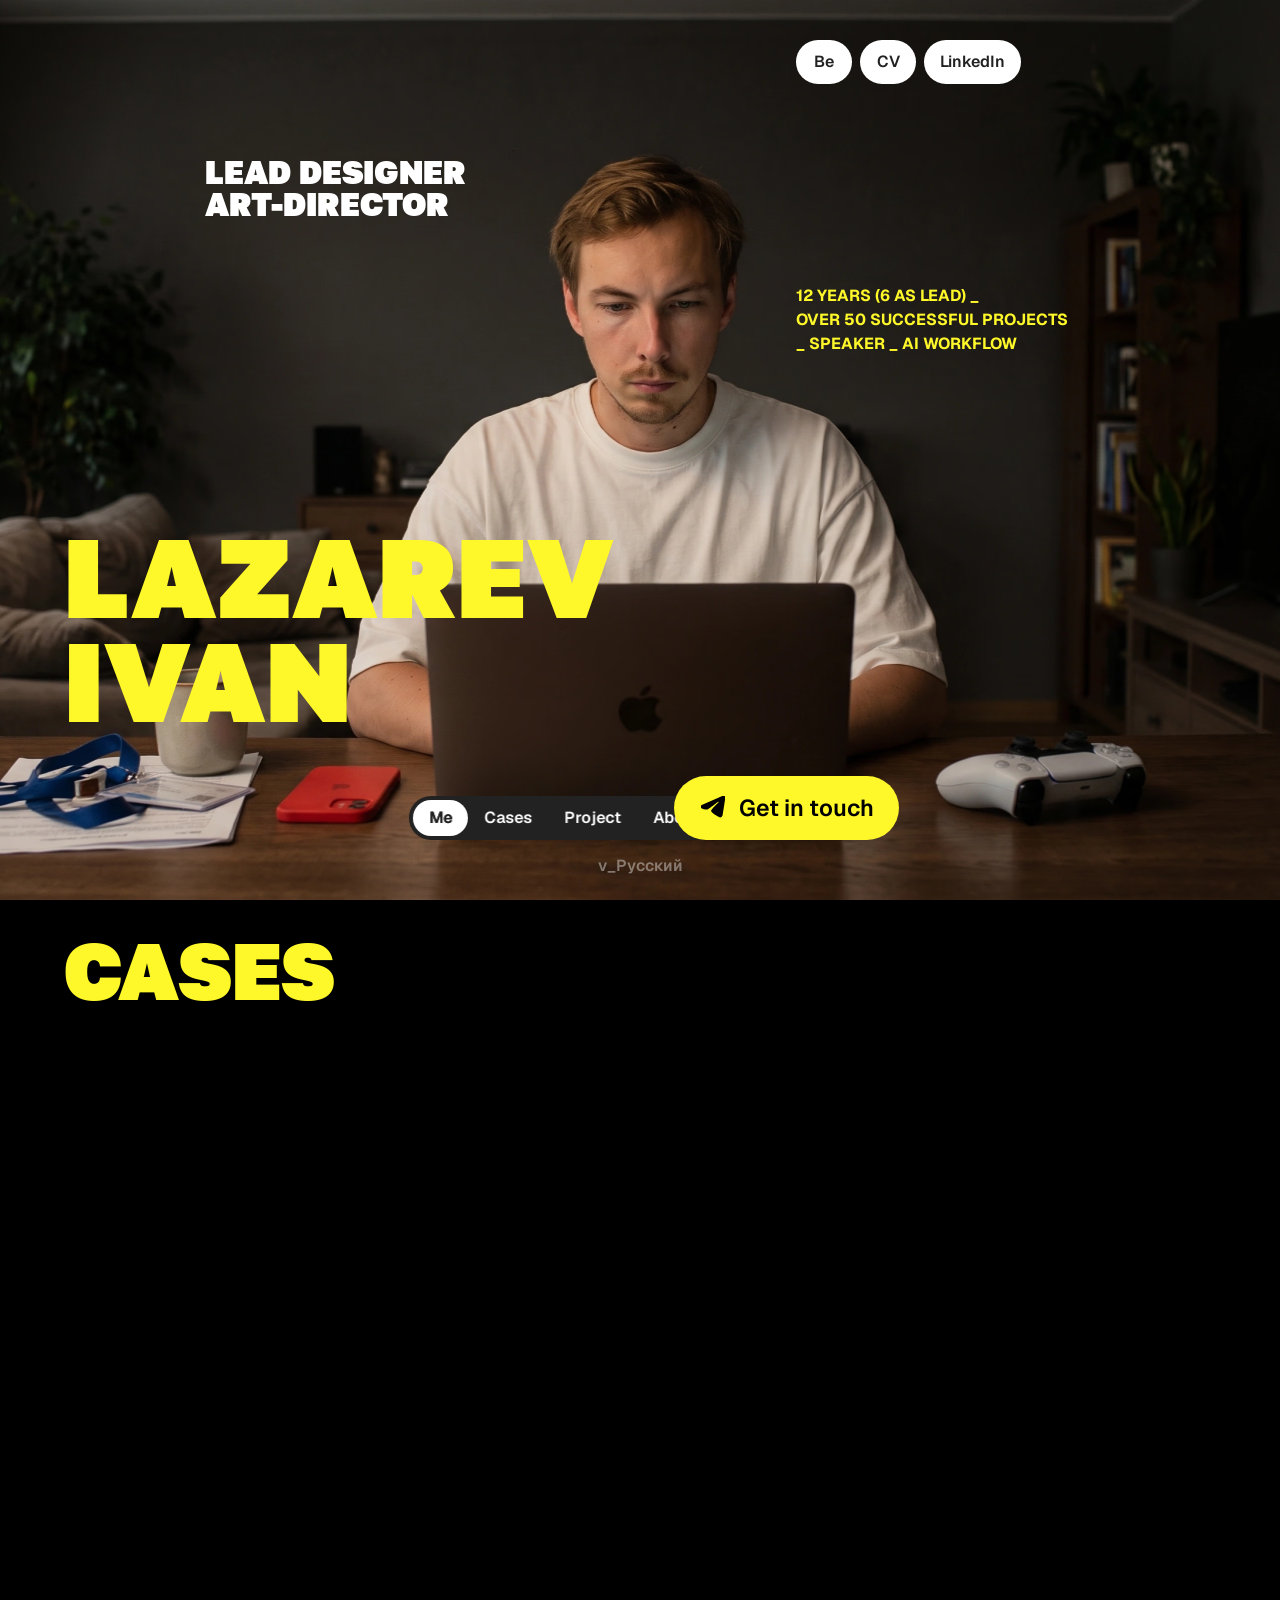
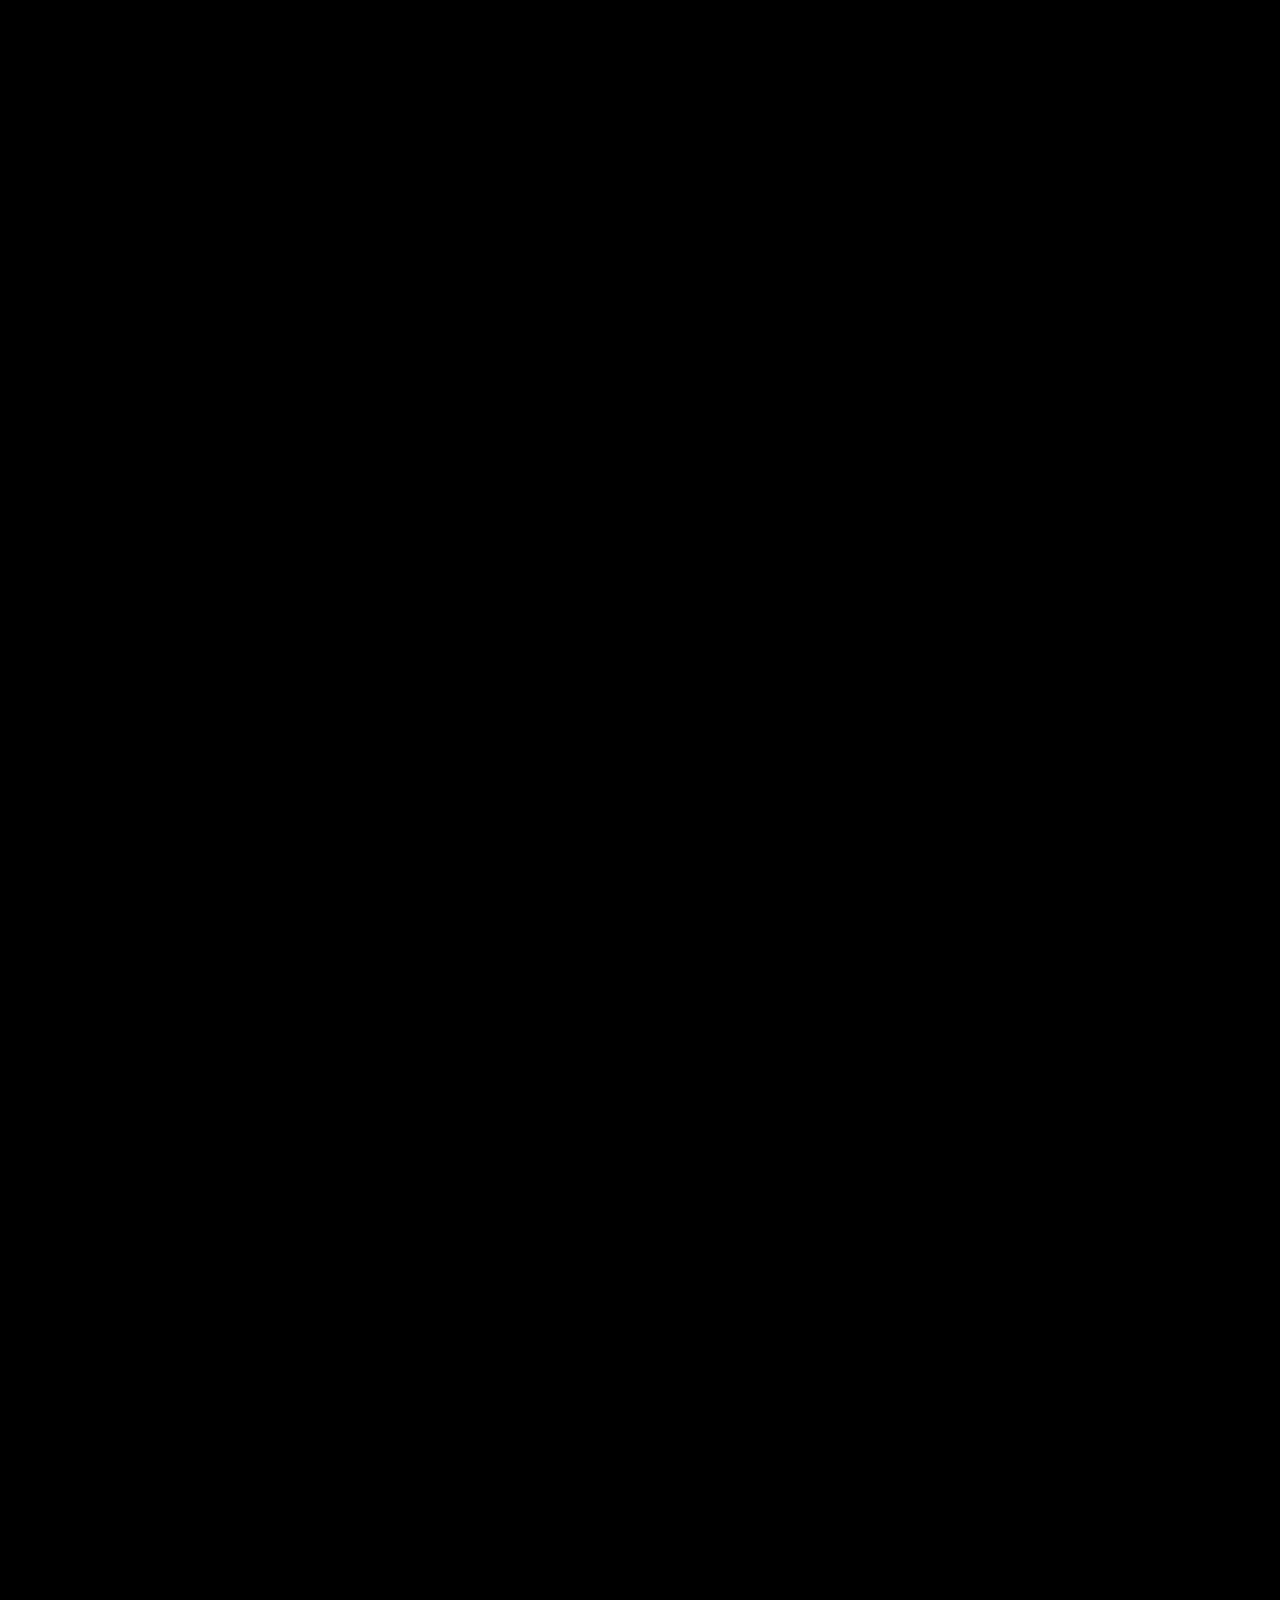
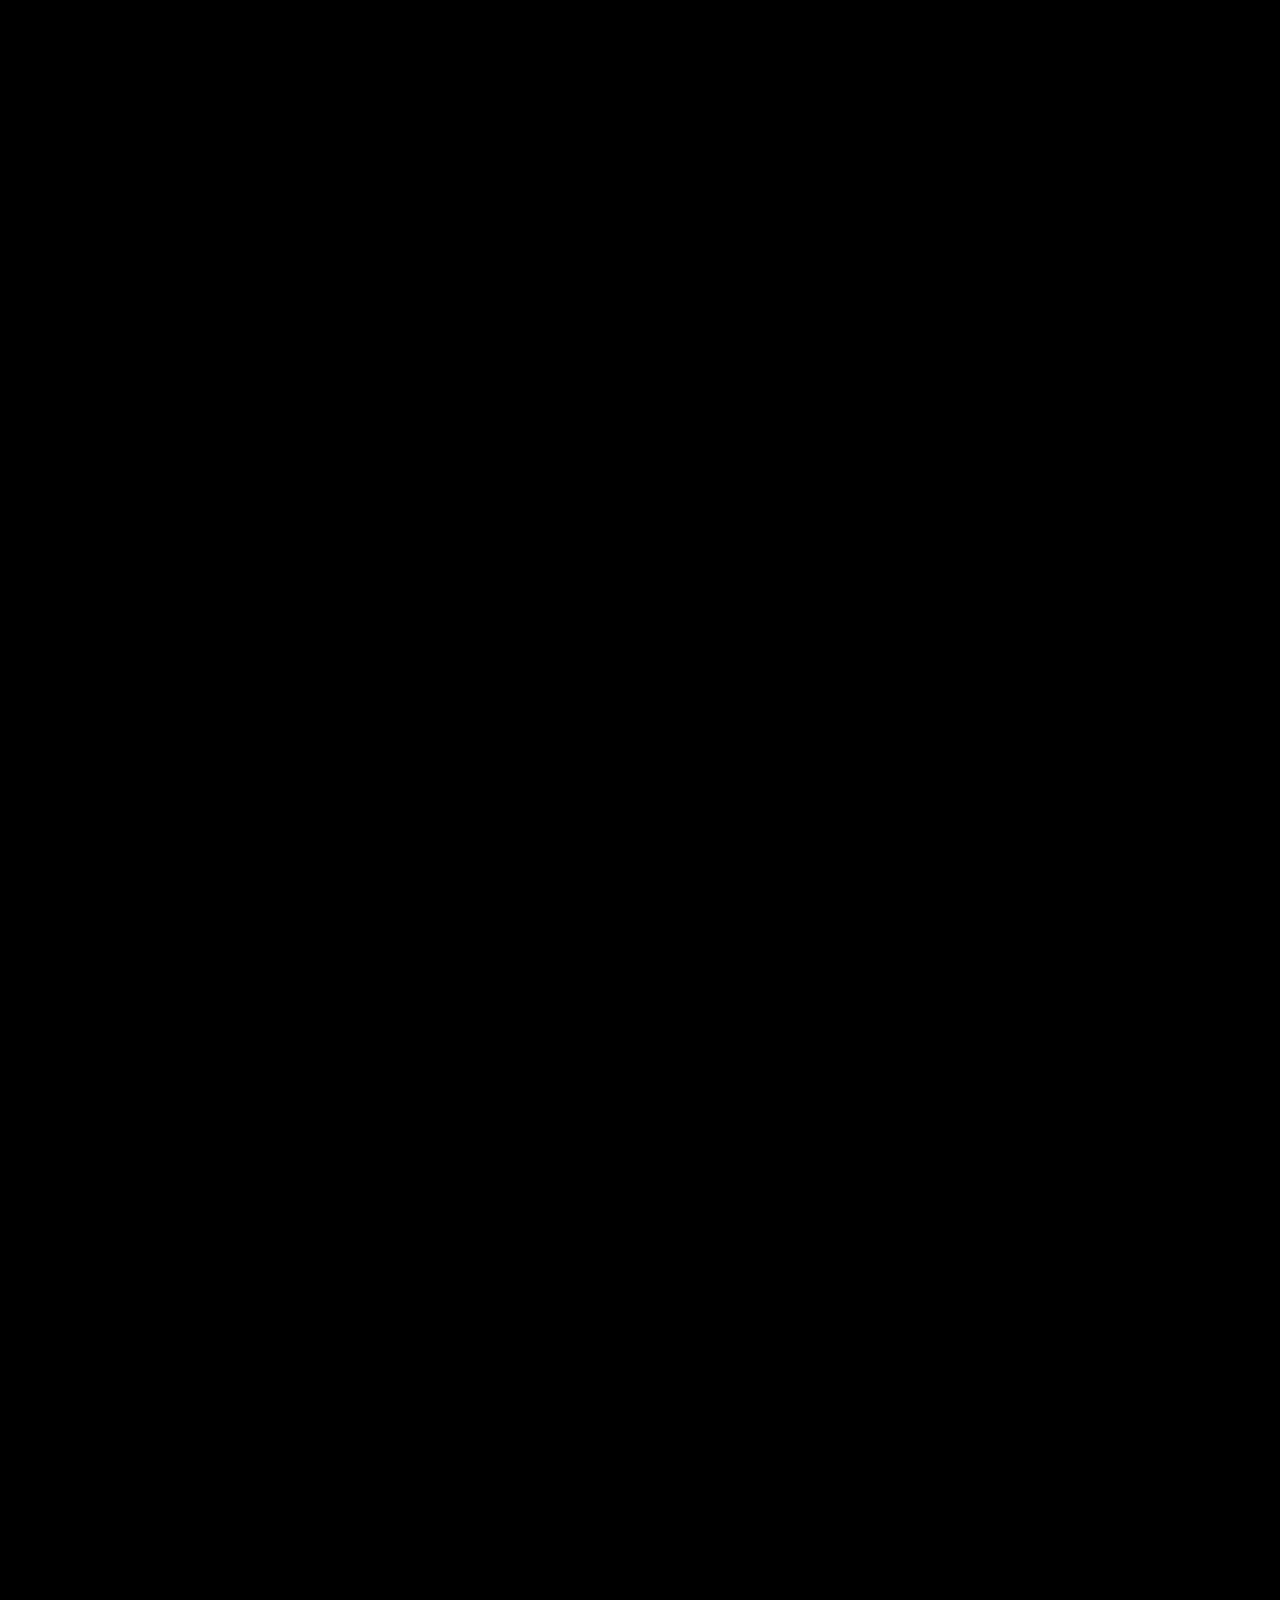
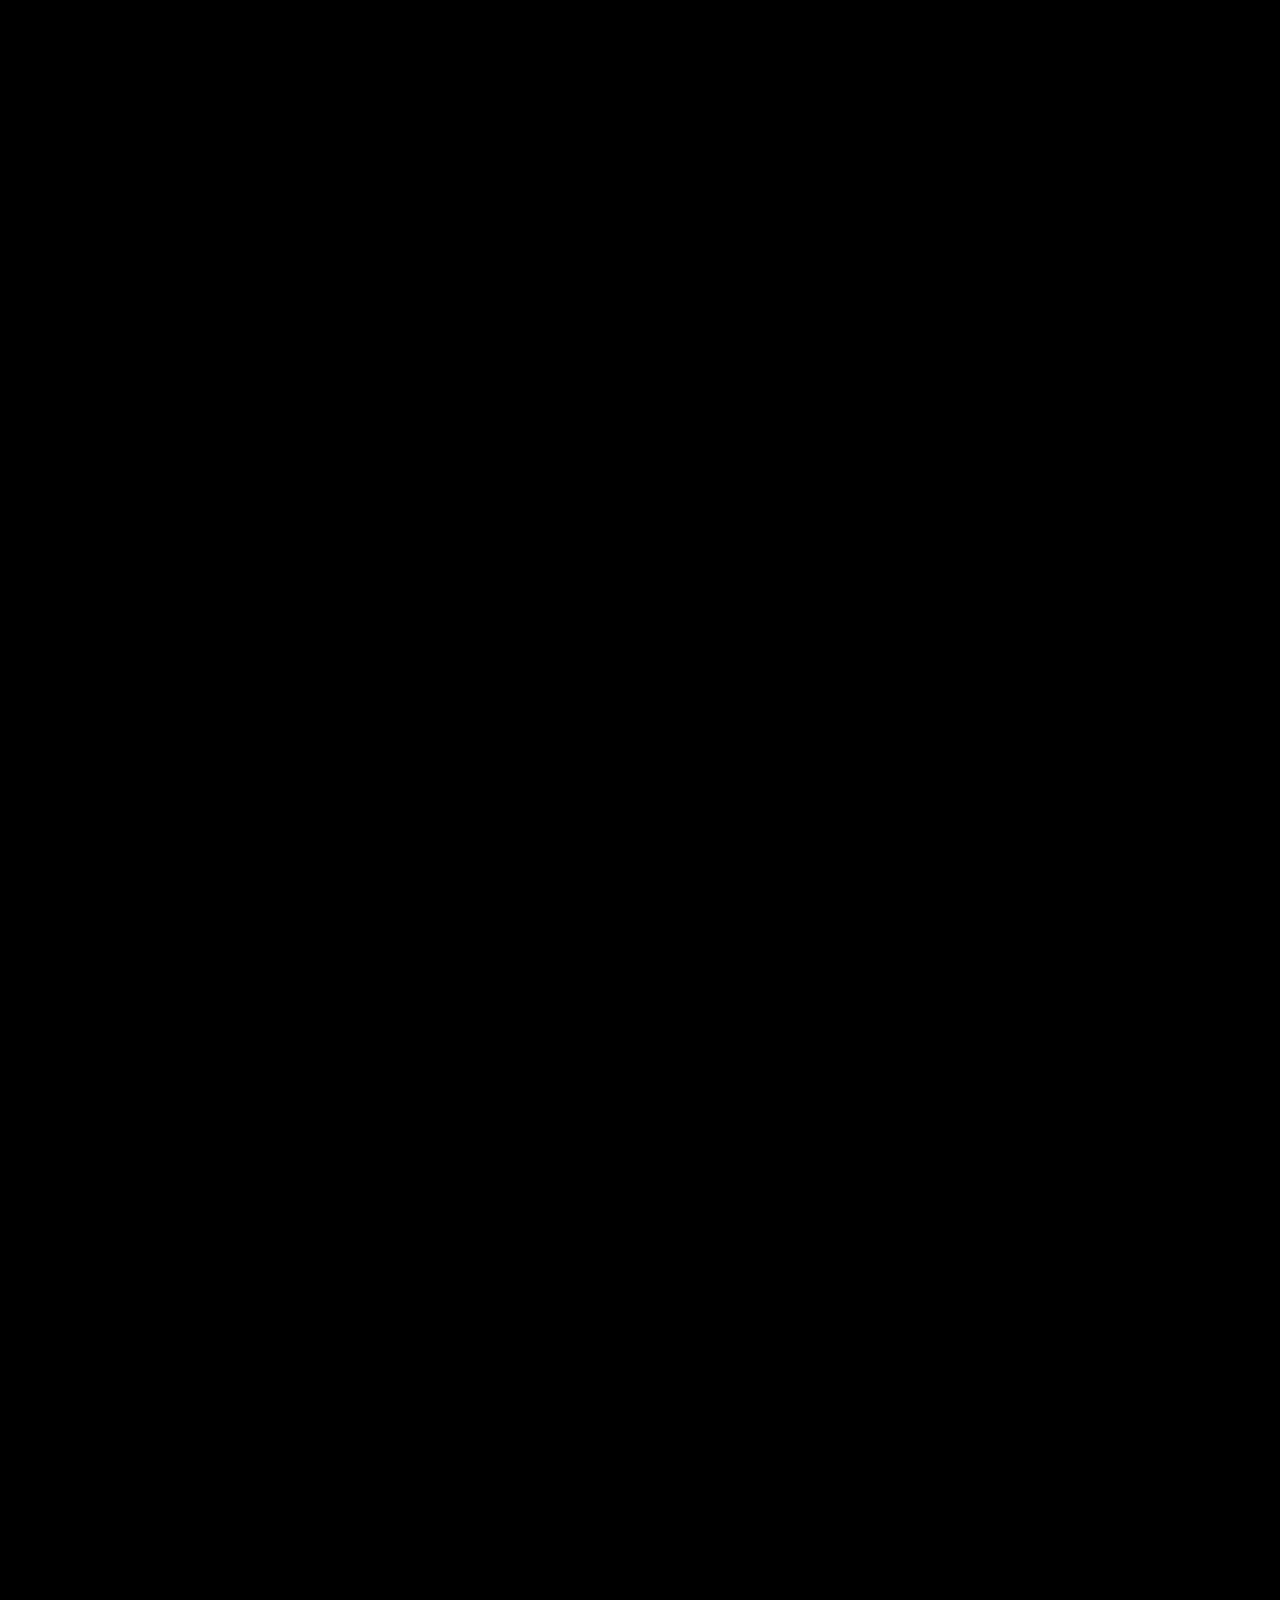
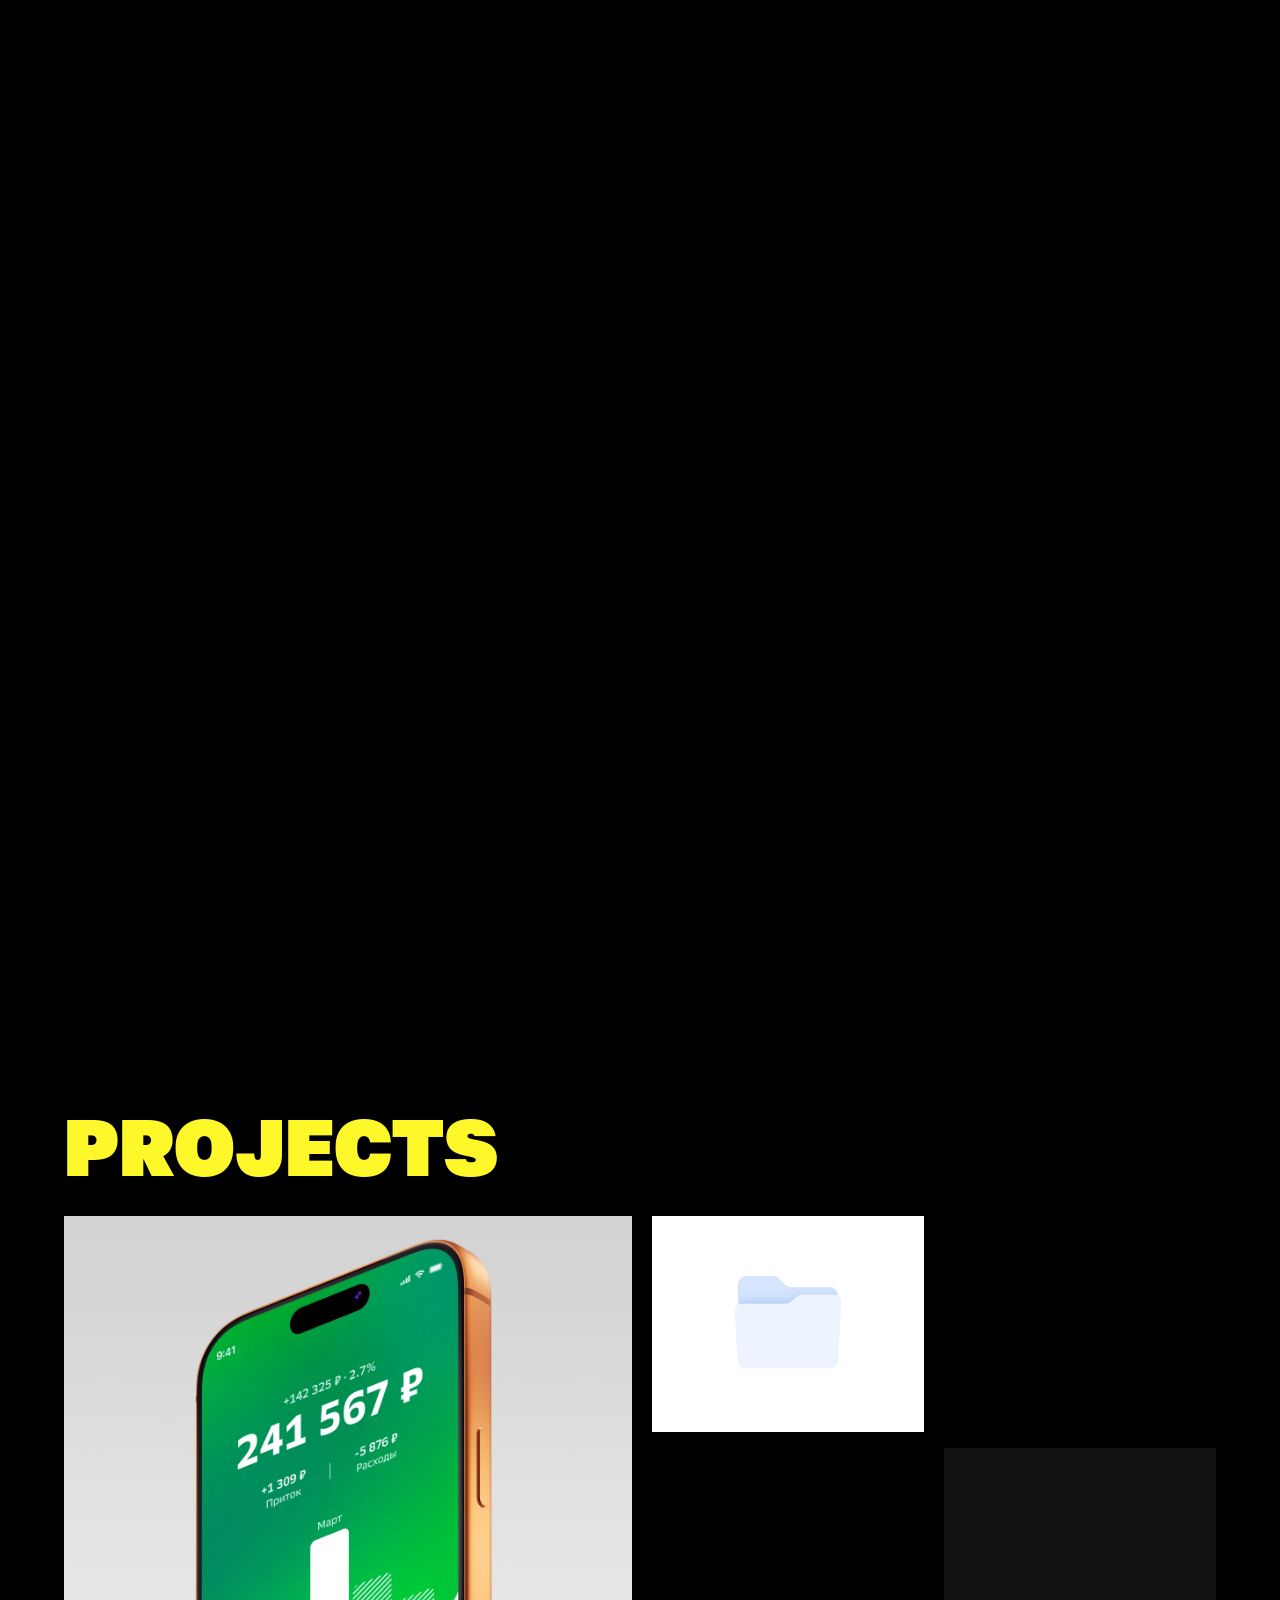
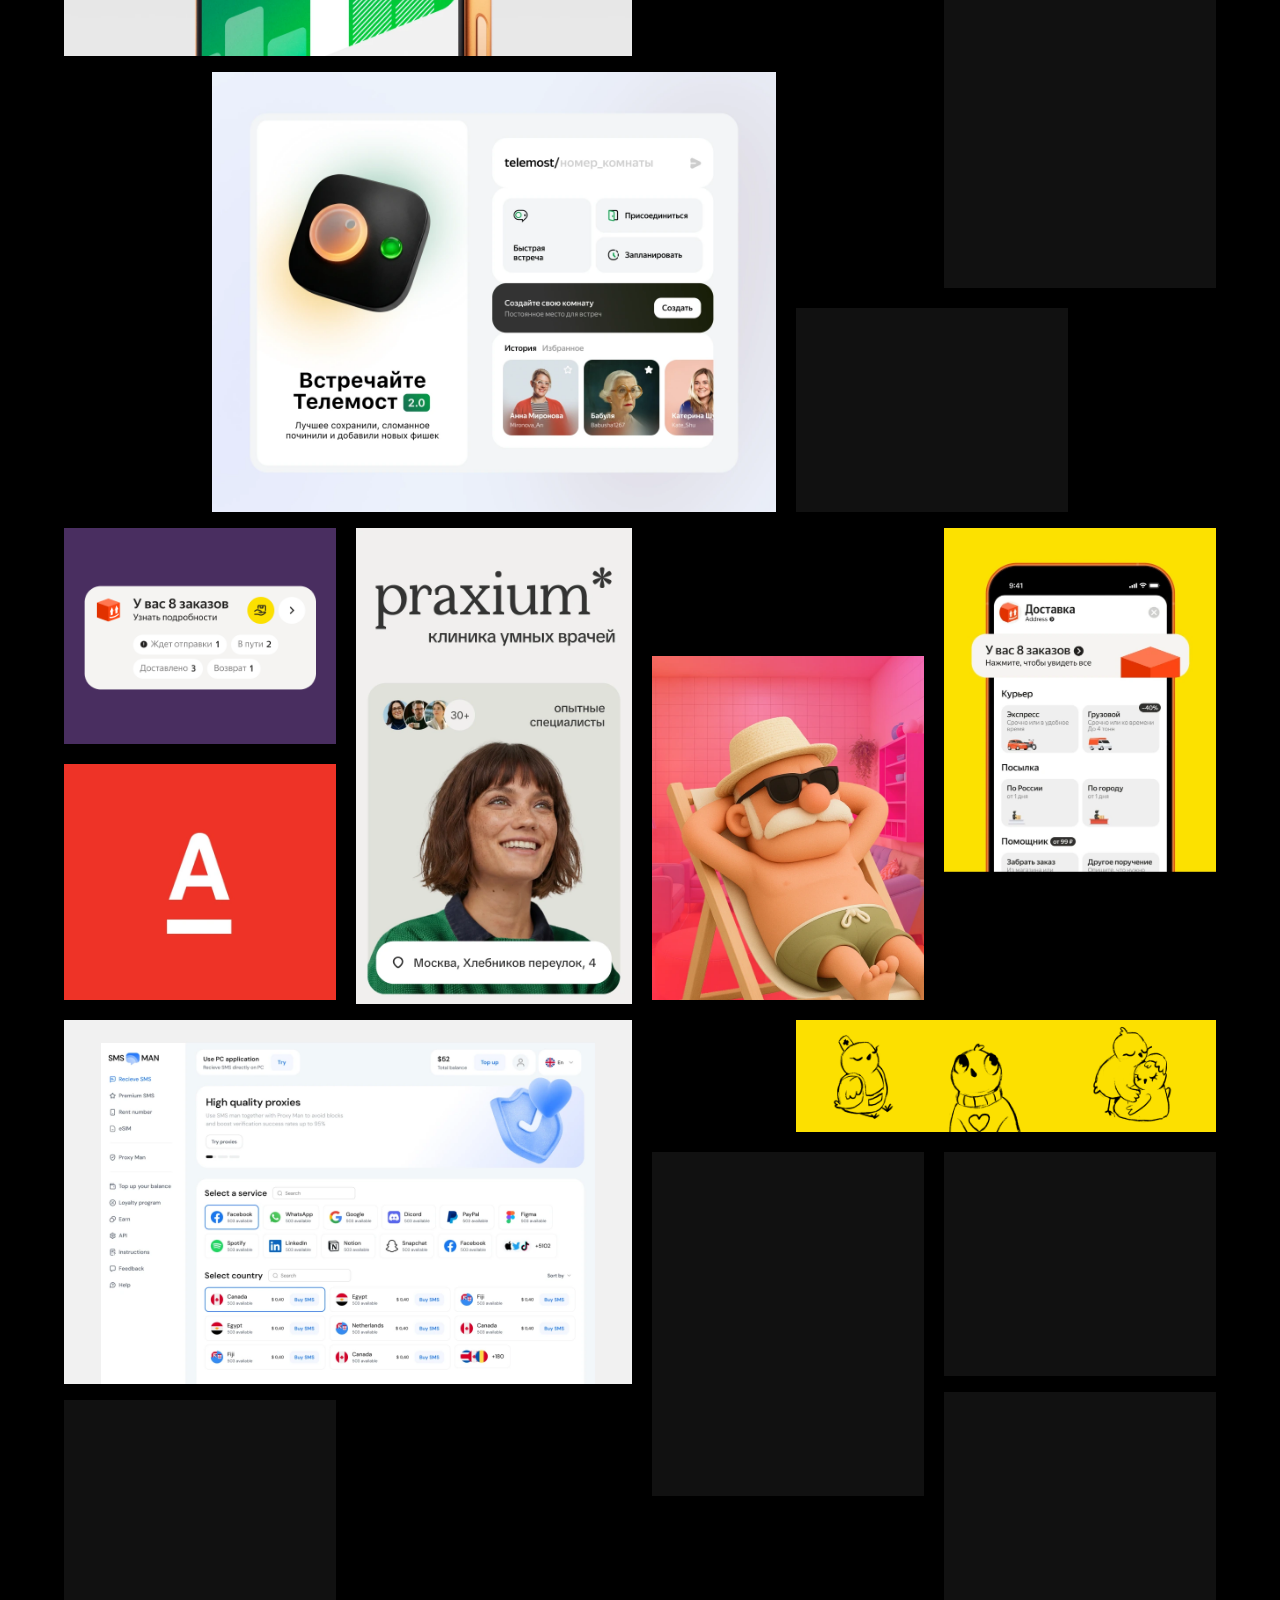
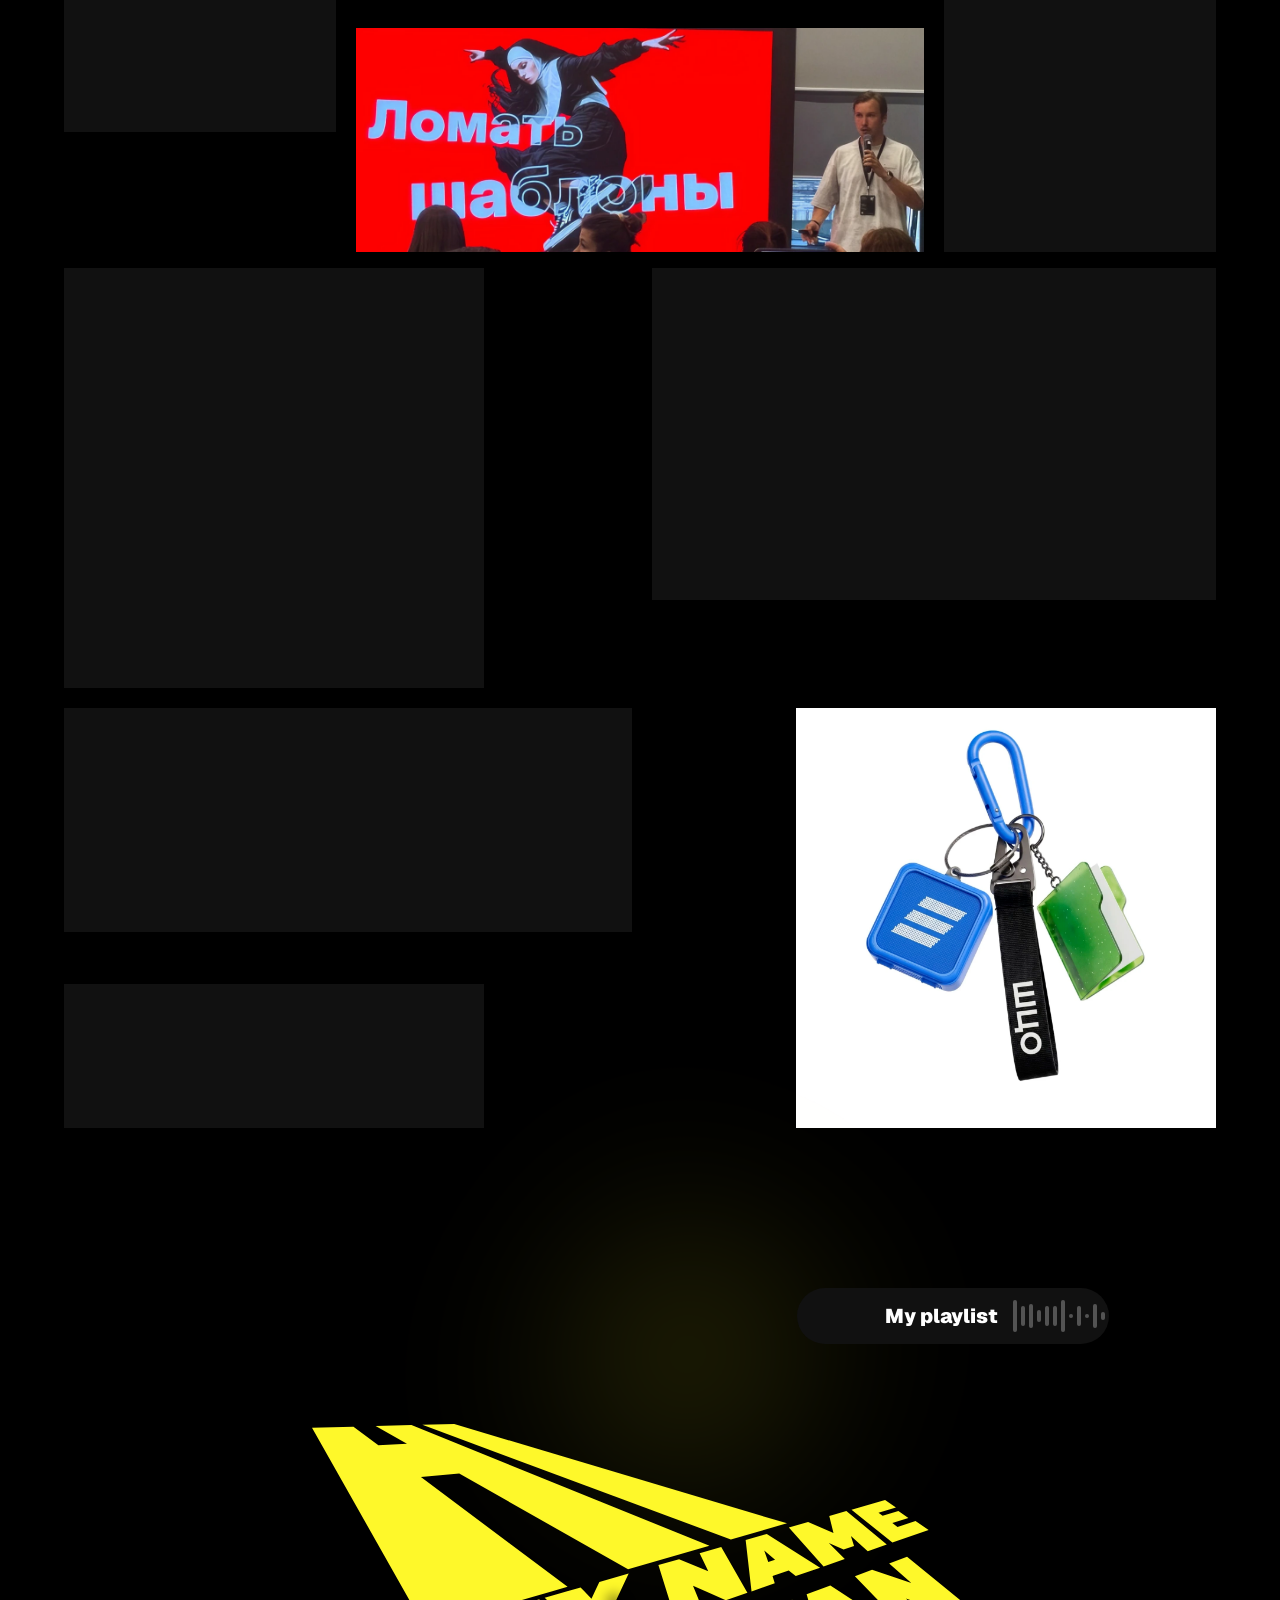
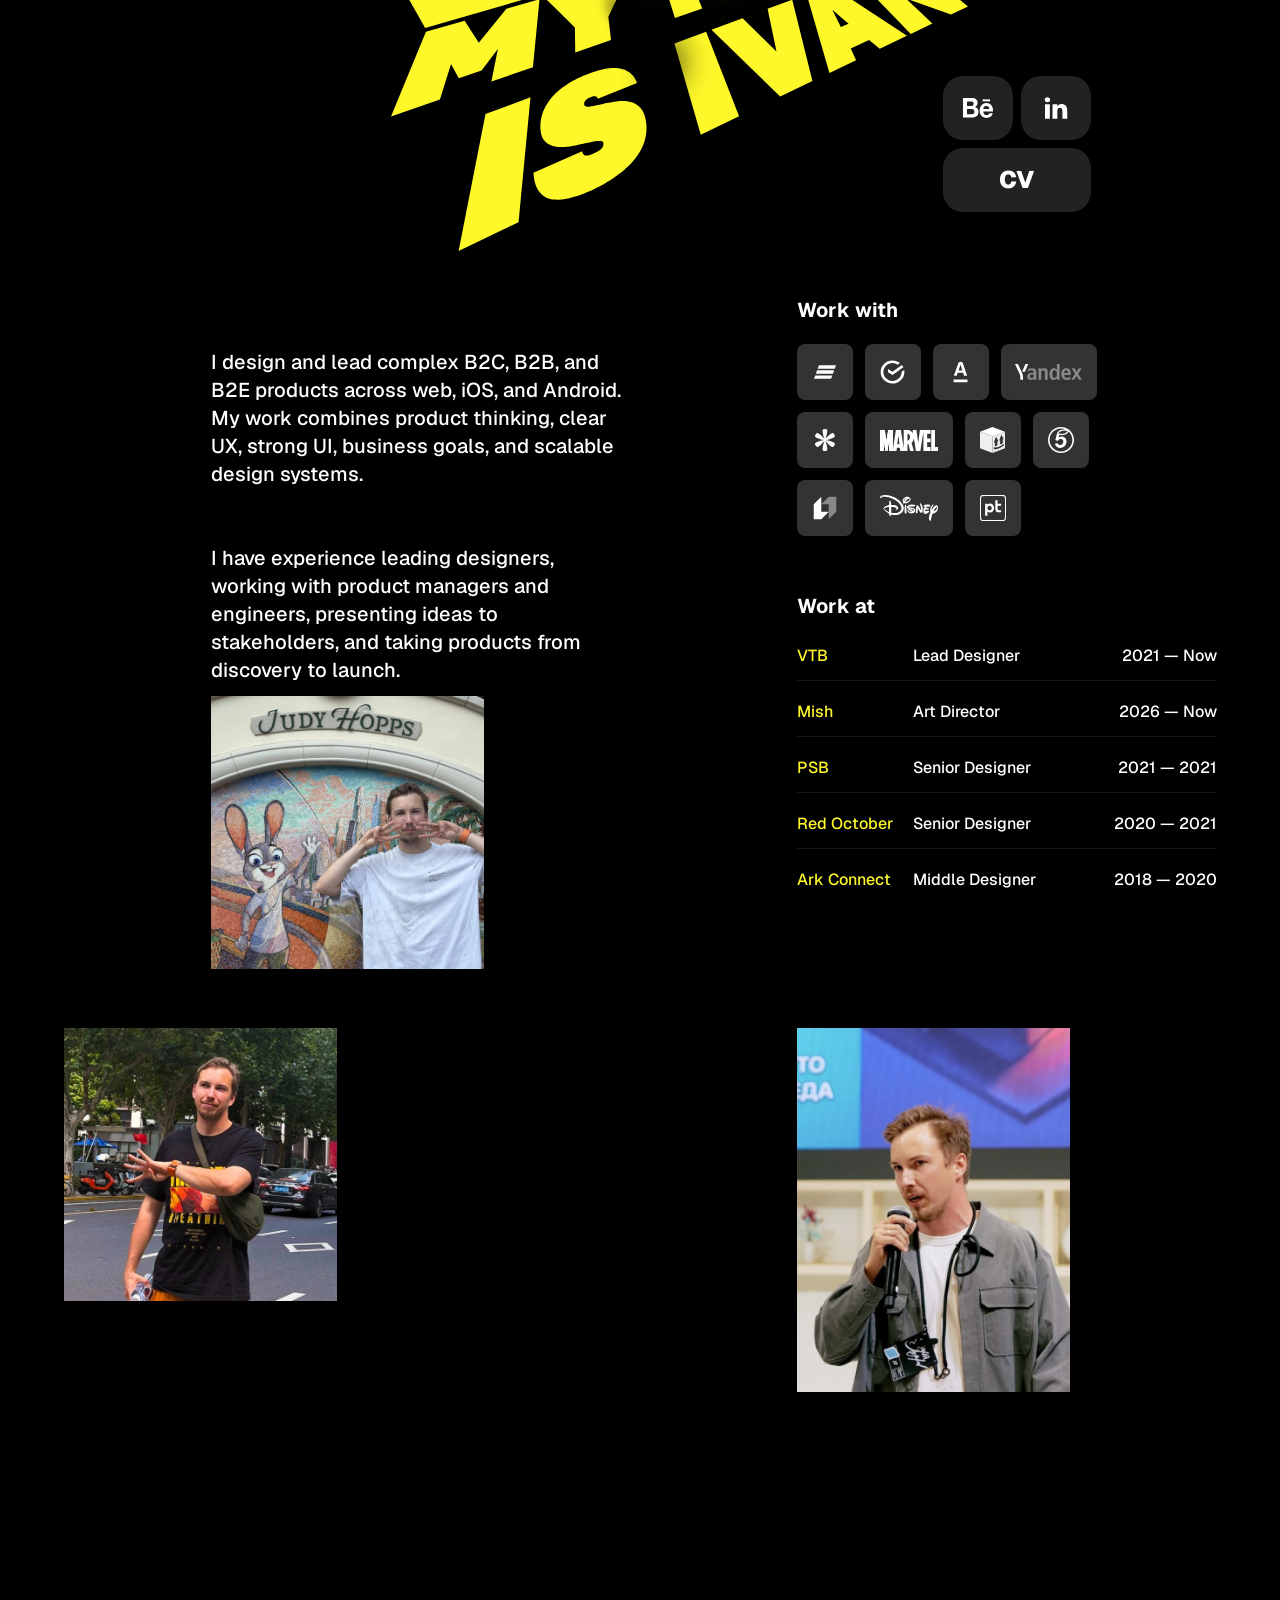
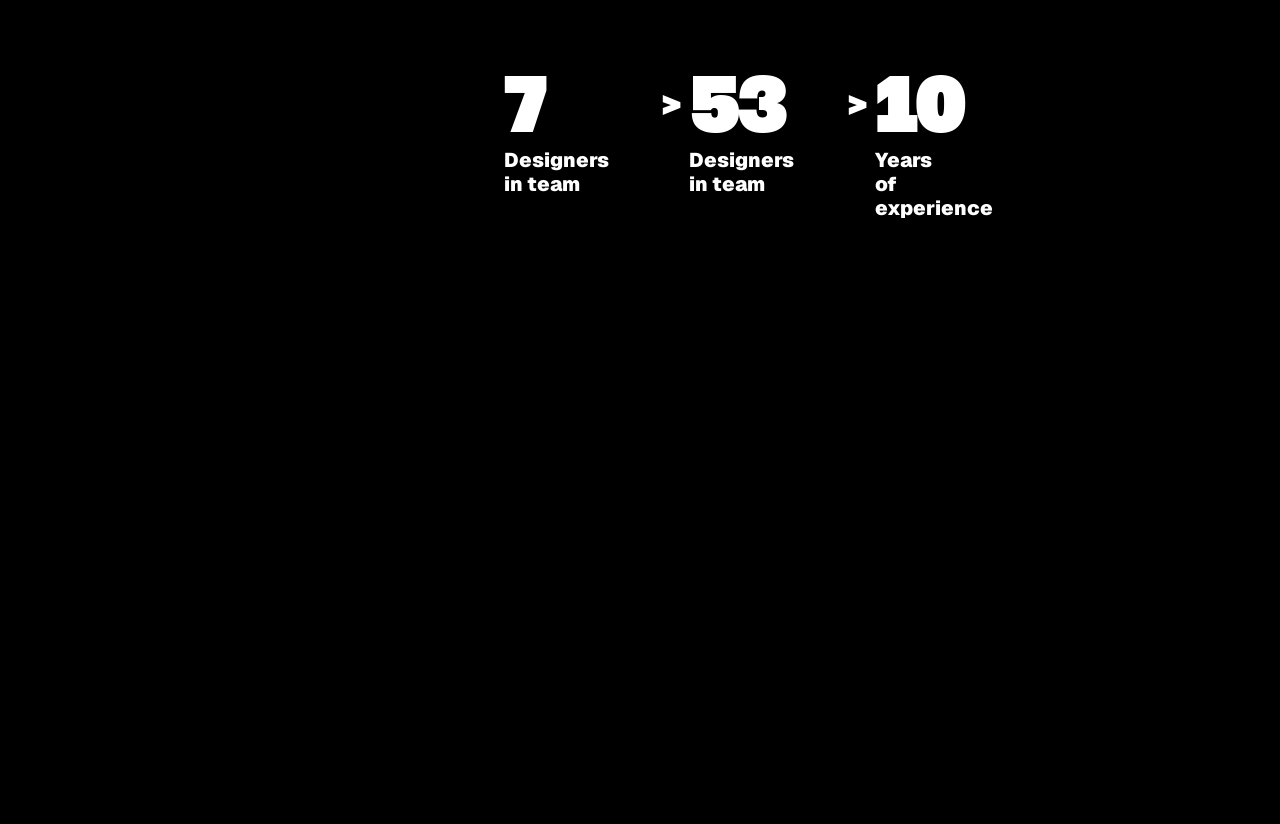
<file: en.html>
<!doctype html>
<html lang="en">
<head>
  <meta charset="utf-8">
  <meta name="viewport" content="width=device-width, initial-scale=1">
  <meta name="theme-color" content="#000000">
  <meta name="description" content="Ivan Lazarev — Lead Designer and Art Director. Digital products, design teams and selected projects.">
  <title>Ivan Lazarev — Lead Designer & Art Director</title>
  <link rel="icon" href="favicon.ico?v=d8f2a91fd11d" type="image/x-icon">
  <link rel="icon" href="assets/favicon-32.png?v=97fcc538dd50" type="image/png" sizes="32x32">
  <link rel="icon" href="assets/favicon-16.png?v=f3b33b754029" type="image/png" sizes="16x16">
  <link rel="apple-touch-icon" href="assets/apple-touch-icon.png?v=d8a1f98ccc80" sizes="180x180">
  <link rel="alternate" hreflang="ru" href="index.html">
  <link rel="alternate" hreflang="en" href="en.html">
  <link rel="alternate" hreflang="x-default" href="index.html">
  <!-- portfolio:assets:start -->
  <link rel="preload" href="assets/optimized/hero@2x.avif?v=82ee5974e156" as="image" type="image/avif" fetchpriority="high">
  <link rel="preload" href="assets/optimized/golos-black.woff2?v=af68c0653c53" as="font" type="font/woff2" crossorigin>
  <style id="portfolio-critical">/* styles.css */
@font-face{font-family:Geist;src:url('assets/optimized/geist-400.woff2?v=abb4c4e12e5a') format('woff2');font-style:normal;font-weight:400;font-display:swap}
@font-face{font-family:Geist;src:url('assets/optimized/geist-500.woff2?v=96ea30318bb4') format('woff2');font-style:normal;font-weight:500;font-display:swap}
@font-face{font-family:Geist;src:url('assets/optimized/geist-600.woff2?v=6446a9eb78b9') format('woff2');font-style:normal;font-weight:600;font-display:swap}
@font-face{font-family:Geist;src:url('assets/optimized/geist-700.woff2?v=5fe951085cce') format('woff2');font-style:normal;font-weight:700;font-display:swap}
@font-face{font-family:Geist;src:url('assets/optimized/geist-900.woff2?v=671b9d38cf7c') format('woff2');font-style:normal;font-weight:900;font-display:swap}
@font-face{font-family:'Golos Black';src:url('assets/optimized/golos-black.woff2?v=af68c0653c53') format('woff2');font-style:normal;font-weight:900;font-display:swap}
@font-face{font-family:Golos;src:url('assets/optimized/golos-regular.woff2?v=4e6759c40289') format('woff2');font-style:normal;font-weight:400 900;font-display:swap}
:root{--yellow:#fef82a;--font-display:'Golos Black',Arial,sans-serif;--font-body:Geist,Golos,Arial,sans-serif;--gutter:64px;--viewport-height:100svh;--layout-width:1440px;--dock-bottom:60px;--hero-name-size:124px;--hero-name-line:116px;color-scheme:dark;background:#000;color:#fff;font-family:var(--font-body);font-size:16px;line-height:24px}
*{box-sizing:border-box}html{scroll-behavior:smooth;scroll-padding-top:0}body{margin:0;min-width:320px;background:#000}h1,h2,h3,p{margin:0}button,a{-webkit-tap-highlight-color:transparent}a{color:inherit;text-decoration:none}button{font:inherit;color:inherit}button,a{touch-action:manipulation}button:enabled,a[href]{cursor:pointer}img{display:block;max-width:100%}button{border:0}a:focus-visible,button:focus-visible{outline:4px solid var(--yellow);outline-offset:4px}a[aria-disabled=true],button[aria-disabled=true]{cursor:default}
.skip-link{position:fixed;z-index:100;top:16px;left:16px;transform:translateY(-200%);background:var(--yellow);color:#000;padding:12px 20px;border-radius:8px}.skip-link:focus{transform:none}.section-shell{width:100%;max-width:1440px;margin-inline:auto;padding-inline:var(--gutter)}.section-heading{font-family:var(--font-display);font-size:80px;line-height:76px;text-transform:uppercase;font-weight:900;color:var(--yellow)}
.hero{height:var(--viewport-height);min-height:720px;position:sticky;top:0;isolation:isolate;overflow:hidden;z-index:0;background:#171714}.hero-media{position:absolute;inset:0;z-index:-1;overflow:hidden}.hero-media-plane{position:absolute;left:50%;top:50%;transform:translate(-50%,-50%);height:max(100%,calc(100vw / 1.7916666667));aspect-ratio:2752 / 1536}.hero-poster,.hero-video{position:absolute;inset:0;width:100%;height:100%;max-width:none;object-fit:cover}.hero-video{opacity:0;transition:opacity var(--hero-video-fade,.5s) ease}.hero-video.is-ready{opacity:1}.hero-content{position:relative;height:100%;max-width:1440px;margin:auto}.hero-role{position:absolute;left:16%;top:17.33%;font-family:var(--font-display);font-size:32px;line-height:32px;text-transform:uppercase;font-weight:900}.hero-facts{position:absolute;left:62.22%;top:31.56%;color:var(--yellow);font-size:16px;line-height:24px;font-weight:700;text-transform:uppercase;white-space:nowrap}.hero-name{position:absolute;left:var(--gutter);top:58.22%;font-family:var(--font-display);font-size:var(--hero-name-size);line-height:var(--hero-name-line);font-weight:900;text-transform:uppercase;color:var(--yellow)}.hero-social{position:absolute;left:62.22%;top:40px;display:flex;gap:8px}.hero-social a{display:flex;align-items:center;justify-content:center;min-width:56px;height:44px;padding:0 16px;border-radius:32px;background:#fff;color:#222;font-weight:600;transition:background .24s}.hero-social a:hover,.hero-social a:focus-visible{background:var(--yellow)}.mobile-label{display:none}
.js .hero-enter{opacity:0;transition:opacity .8s ease}.js.is-introduced .hero-enter{opacity:1}
.cases,.projects,.about{position:relative;z-index:1;background:#000}.cases{height:calc(var(--viewport-height)*4)}.cases-stage{position:sticky;top:0;height:var(--viewport-height);min-height:0;overflow:hidden;padding-top:104px}.cases .section-heading{position:relative;z-index:0}.cases-cards{position:absolute;top:var(--case-top,152px);left:50%;width:var(--case-width,980px);height:var(--case-height,532px);transform:translateX(-50%);perspective:1200px}.case-card{position:absolute;inset:0;display:grid;grid-template-columns:1fr 1fr;overflow:hidden;background:#111;transform-origin:50% 40%;will-change:transform,opacity}.case-card:not(:first-child){opacity:0}.case-copy{padding:32px;display:flex;flex-direction:column;justify-content:space-between;min-width:0;background:#111}.case-meta{font-size:16px;line-height:24px;font-weight:700;text-transform:uppercase}.case-brand{font-family:var(--font-display);font-size:24px;line-height:24px;text-transform:uppercase;margin-bottom:8px}.case-copy h3{font-family:var(--font-display);font-size:48px;line-height:44px;font-weight:900;text-transform:uppercase;color:var(--yellow)}.case-image{background:#f9f8fe;display:flex;align-items:center;justify-content:center;min-width:0;overflow:hidden;padding:24px}.case-image img{width:100%;height:100%;object-fit:contain}.case-image-preview{padding:0}.case-image-preview img{object-fit:cover}
.projects{padding-top:128px;padding-bottom:0}.projects .section-heading{margin-bottom:32px}
.js .reveal{opacity:0;transition:opacity .56s ease;transition-delay:0ms}.js .reveal.is-visible{opacity:1;transition-delay:var(--reveal-delay,0ms)}
.contact{position:relative;max-width:1440px;margin:auto;padding:128px var(--gutter) 200px}.contact-target{width:min(976px,100%);height:276px;margin:auto;border-radius:200px}
.dock{position:fixed;z-index:20;bottom:var(--dock-bottom);left:50%;width:476px;display:flex;gap:8px;transform:translateX(-50%);pointer-events:none}.bottom-nav{position:relative;display:flex;align-items:center;flex:none;width:312px;height:44px;padding:4px;border-radius:100px;background:#222;pointer-events:auto;will-change:transform}.bottom-nav a{position:relative;z-index:1;display:flex;align-items:center;justify-content:center;height:36px;padding:0 16px;font-size:16px;line-height:20px;font-weight:600;transition:color .4s;white-space:nowrap}.bottom-nav a[aria-current]{color:#222}.bottom-nav a:not([aria-current]):hover{color:var(--yellow)}.nav-indicator{position:absolute;z-index:0;left:4px;top:4px;width:52px;height:36px;border-radius:32px;background:#fff;transition:transform .5s cubic-bezier(.22,1,.36,1),width .5s cubic-bezier(.22,1,.36,1)}.contact-origin{width:156px;height:44px;flex:none}.contact-link{position:fixed;z-index:21;left:calc(50% + 82px);bottom:var(--dock-bottom);width:156px;height:44px;display:flex;align-items:center;justify-content:center;gap:8px;border-radius:32px;background:var(--yellow);color:#000;font-size:16px;line-height:1;font-weight:600;white-space:nowrap;will-change:top,left,width,height;transform-origin:center}.contact-link:hover{background:#fff}.contact-icon{width:20px;height:20px;display:flex;align-items:center;justify-content:center;flex:none}.contact-icon img{max-width:none;flex:none;transform:scale(var(--contact-icon-scale,1));transform-origin:center}.contact-text{display:block;overflow:hidden}.noscript-note{position:fixed;z-index:30;bottom:8px;padding:8px;background:#222}

@media(min-width:1024px) and (max-width:1199px){:root{--gutter:40px}.hero-role{left:12%}.hero-facts{left:64%}.hero-social{left:64%}.hero-name{top:60%}.section-heading{font-size:64px;line-height:64px}.case-copy h3{font-size:40px;line-height:40px}.case-copy{padding:24px}}
@media(max-width:1023px){:root{--gutter:20px;--dock-bottom:44px}.section-heading{font-size:48px;line-height:48px}.hero{min-height:800px}.hero-role{left:20px;top:auto;bottom:244px;font-size:24px;line-height:24px}.hero-facts{left:20px;top:116px;font-size:16px;line-height:24px}.hero-name{left:20px;top:auto;bottom:112px}.hero-social{left:auto;right:20px;top:40px;gap:4px}.hero-social a{width:56px;padding:0}.mobile-label{display:inline}.desktop-label{display:none}.cases-stage{padding-top:64px;min-height:0}.cases-cards{top:var(--case-top,128px)}.case-card{display:flex;flex-direction:column}.case-image{order:0;height:54%;flex:none;padding:20px}.case-copy{order:1;flex:1;padding:24px}.case-image-preview{padding:0}.case-copy h3{font-size:36px;line-height:36px}.case-meta{font-size:16px;line-height:20px}.case-brand{font-size:20px;line-height:24px;margin-bottom:8px}.projects{padding-top:80px}.projects .section-heading{margin-bottom:32px}.dock{width:calc(100% - 40px);max-width:400px}.bottom-nav{width:calc(100% - 84px)}.bottom-nav a{flex:1;min-width:0;padding:0;font-size:16px}.contact-origin{width:76px}.contact-link{left:auto;right:20px;width:76px}.contact-link .contact-text{opacity:0}.contact-target{height:116px}.contact{padding-top:128px;padding-bottom:188px}}
@media(max-width:359px){.contact-origin{width:44px}.bottom-nav{width:calc(100% - 52px)}.hero-facts{font-size:16px;line-height:24px}.hero-social a{width:48px}.hero-role{bottom:224px}.hero-name{bottom:112px}.case-copy{padding:20px}.case-copy h3{font-size:32px;line-height:32px}}
@media(max-height:740px){:root{--dock-bottom:24px}.hero-name{top:auto;bottom:96px}.hero-role{top:20%}.cases-stage{padding-top:48px}}
@media(max-width:1023px) and (max-height:740px){.hero-name{bottom:112px}.hero-role{top:auto;bottom:244px}.hero-facts{top:116px}}
@media(prefers-reduced-motion:reduce){html{scroll-behavior:auto}*,*::before,*::after{animation-duration:.01ms!important;animation-iteration-count:1!important;transition-duration:.01ms!important}.js .hero-enter,.js .reveal{opacity:1}.hero{position:relative}}
@media(max-width:1023px) and (max-height:640px){.hero{min-height:0}.hero-media-plane{height:var(--hero-short-image-height,720px);top:0;transform:translateX(-50%)}.hero-social{top:16px}.hero-facts{top:76px}.hero-name{bottom:96px}.hero-role{font-size:20px;line-height:20px;bottom:calc(108px + var(--hero-name-line)*2)}.case-image{height:min(54%,calc(100% - 176px))}}
.top-anchor{position:absolute;top:0;left:0;width:4px;height:4px;pointer-events:none}
.bottom-nav{justify-content:space-between}
.language-switch{position:absolute;top:56px;left:50%;transform:translateX(-50%);display:block;pointer-events:auto;padding:4px;font-size:16px;line-height:20px;font-weight:600;color:#fff;opacity:.4;white-space:nowrap;transition:color .24s ease,opacity .24s ease}
.language-switch:hover,.language-switch:focus-visible{color:var(--yellow);opacity:1}
@media(min-width:1024px){html[lang="ru"] .bottom-nav a{padding-inline:8px}html[lang="ru"] .about-job{grid-template-columns:minmax(96px,.9fr) minmax(164px,1.3fr) minmax(120px,1fr)}}
@media(max-width:1023px){.bottom-nav a{flex:1 0 auto;min-width:24px;padding-inline:4px}.language-switch{top:48px}}
@media(max-width:1023px){html[lang="ru"] .bottom-nav a{min-width:44px;padding-inline:0}}
@media(max-width:359px){.dock{width:calc(100% - 24px)}}
@media(max-height:740px){:root{--dock-bottom:32px}.language-switch{top:44px;padding-block:0;height:24px;line-height:24px}}

/* case-stack.css */
/* CardSwap case surfaces. Geometry and all card poses are owned by case-stack.js. */
.cases {
  height: var(--case-scroll-height, calc(var(--viewport-height) * 7.2));
  padding-bottom: 0;
}
.cases .cases-stage {
  position: sticky;
  top: 0;
  width: 100%;
  max-width: none;
  margin-inline: 0;
  height: var(--viewport-height);
  min-height: 0;
  overflow: hidden;
  padding-top: 32px;
}
.cases .section-heading {
  position: relative;
  z-index: 0;
  width: 100%;
  max-width: calc(1440px - var(--gutter) - var(--gutter));
  margin: 0 auto;
  font-size: 80px;
  line-height: 76px;
}
.cases .cases-cards {
  position: absolute;
  top: var(--case-stack-top, 152px);
  left: 50%;
  width: var(--case-width, 1040px);
  height: var(--case-height, 568px);
  display: block;
  margin: 0;
  overflow: visible;
  transform: translateX(-50%) scale(var(--case-enter-scale, .8));
  opacity: var(--case-enter-opacity, 0);
  will-change: opacity, transform;
  perspective: var(--case-perspective, 1200px);
  perspective-origin: 50% 50%;
  touch-action: pan-y;
}
.cases .case-card {
  position: absolute;
  inset: 0;
  width: auto;
  height: auto;
  min-width: 0;
  min-height: 0;
  margin: 0;
  display: flex;
  flex-direction: column;
  grid-template-columns: none;
  gap: 12px;
  padding: 12px;
  overflow: hidden;
  isolation: isolate;
  border: 0;
  border-radius: 12px;
  background: #333;
  color: #fff;
  box-shadow: 0 24px 48px -24px rgb(0 0 0 / 64%);
  opacity: 1;
  transform-origin: 50% 50%;
  backface-visibility: hidden;
  -webkit-backface-visibility: hidden;
  will-change: transform, opacity;
  cursor: pointer;
  user-select: none;
  -webkit-user-select: none;
  touch-action: pan-y;
}
.cases .case-card[data-case="0"] { z-index: 4; }
.cases .case-card[data-case="1"] { z-index: 3; }
.cases .case-card[data-case="2"] { z-index: 2; }
.cases .case-card[data-case="3"] { z-index: 1; }
.cases .case-card:not([data-front]) { pointer-events: none; }
.cases .case-card[data-front] { pointer-events: auto; }
.cases .case-card:focus-visible { outline: 4px solid #fff; outline-offset: 4px; }
.cases .case-card[data-dragging] { cursor: grabbing; }
.cases .case-copy {
  position: relative;
  z-index: 1;
  order: 0;
  display: flex;
  flex: 0 0 auto;
  flex-direction: row;
  align-items: center;
  justify-content: flex-start;
  gap: 12px;
  width: 100%;
  min-width: 0;
  min-height: 40px;
  padding: 0;
  border: 0;
  border-radius: 0;
  background: transparent;
}
.cases .case-icon {
  display: grid;
  flex: 0 0 32px;
  place-items: center;
  width: 32px;
  height: 32px;
  border-radius: 50%;
  background: rgb(255 255 255 / 8%);
  color: #fff;
  transition: color 200ms ease;
}
.cases .case-icon svg { display: block; width: 20px; height: 20px; }
.cases .case-copy h3 {
  display: block;
  flex: 1 1 auto;
  min-width: 0;
  max-width: 100%;
  margin: 0;
  color: #fff;
  font-family: var(--font-body);
  font-size: 20px;
  line-height: 24px;
  font-weight: 600;
  text-transform: none;
  overflow-wrap: anywhere;
  transition: color 200ms ease;
}
.cases .case-card:hover .case-icon,
.cases .case-card:hover h3,
.cases .case-card:focus-visible .case-icon,
.cases .case-card:focus-visible h3 { color: var(--yellow); }
.cases .case-image {
  position: relative;
  order: 1;
  display: block;
  flex: 1 1 0;
  width: 100%;
  height: auto;
  min-width: 0;
  min-height: 0;
  margin: 0;
  padding: 0;
  overflow: hidden;
  border-radius: 8px;
  background: #f9f8fe;
}
.cases .case-image-preview { background: #111; }
.cases .case-image img {
  position: absolute;
  inset: 0;
  display: block;
  width: 100%;
  height: 100%;
  max-width: none;
  object-fit: cover;
  pointer-events: none;
  user-select: none;
  -webkit-user-select: none;
  -webkit-user-drag: none;
}
.cases .case-image-cover { background: #000; }
.cases .case-shade {
  position: absolute;
  inset: 0;
  z-index: 4;
  border-radius: inherit;
  background: #000;
  opacity: 0;
  pointer-events: none;
}
@media (min-width: 1024px) and (max-height: 739px) {
  .cases .cases-stage { padding-top: 24px; }
  .cases .section-heading { font-size: 64px; line-height: 64px; }
}
@media (max-width: 1023px) {
  .cases .cases-stage { padding-top: 24px; }
  .cases .section-heading { font-size: 48px; line-height: 48px; }
  .cases .case-copy { gap: 12px; height: auto; min-height: 48px; padding: 0; }
  .cases .case-icon { flex-basis: 28px; width: 28px; height: 28px; }
  .cases .case-icon svg { width: 16px; height: 16px; }
  .cases .case-copy h3 { font-size: 16px; line-height: 20px; }
}
@media (prefers-reduced-motion: reduce) {
  .cases { height: var(--case-scroll-height, calc(var(--viewport-height) * 7.2)); padding-bottom: 0; }
  .cases .cases-stage { position: sticky; top: 0; height: var(--viewport-height); min-height: 0; overflow: hidden; }
  .cases .cases-cards { position: absolute; top: var(--case-stack-top, 152px); left: 50%; width: var(--case-width, 1040px); height: var(--case-height, 568px); display: block; margin: 0; transform: translateX(-50%) scale(var(--case-enter-scale, 1)); opacity: var(--case-enter-opacity, 1); }
  .cases .case-card { position: absolute; inset: 0; height: auto; transition: none; }
  .cases .case-icon,
  .cases .case-copy h3 { transition: none; }
}

/* The Russian desktop home tab keeps the same comfortable hit width. */
@media (min-width: 1024px) {
  html[lang="ru"] .bottom-nav a[href="#me"] { flex: 0 0 56px; width: 56px; min-width: 56px; max-width: 56px; }
}

/* Mobile chrome and hero share the visible viewport; document flow stays stable. */
@media (max-width: 1023px) {
  :root { --dock-bottom: var(--mobile-dock-bottom, 44px); }
  .hero { height: var(--viewport-height); min-height: 0; }
  .hero-content { height: min(100%, var(--visible-viewport-height, var(--viewport-height))); }
  .hero-media-plane {
    top: 0;
    height: min(100%, var(--visible-viewport-height, var(--viewport-height)));
    width: auto;
    transform: translateX(-50%);
  }
  .hero-social { top: var(--hero-social-top, 40px); right: var(--gutter); }
  .hero-facts {
    top: var(--hero-facts-top, 116px);
    left: var(--gutter);
    right: var(--gutter);
    font-size: 14px;
    line-height: 20px;
    white-space: normal;
  }
  .hero-name {
    left: var(--gutter);
    top: auto;
    bottom: var(--hero-name-bottom, calc(var(--dock-bottom) + 64px));
  }
  .hero-role {
    left: var(--gutter);
    top: auto;
    bottom: var(--hero-role-bottom, calc(var(--dock-bottom) + 80px + var(--hero-name-line) * 2));
    font-size: 20px;
    line-height: 20px;
  }
  .dock { width: calc(100% - var(--gutter) * 2); }
  .bottom-nav a { font-size: 13px; line-height: 20px; }
  .bottom-nav.rubber-menu .nav-ink-copy { font-size: 13px; line-height: 20px; }
  .language-switch { top: 44px; height: 24px; padding: 0 4px; font-size: 13px; line-height: 24px; }
}
@media (max-width: 1023px) and (orientation: landscape) {
  .hero-facts { left: auto; max-width: calc(50% - 40px); }
}
</style>
  <script>document.documentElement.classList.add('js');window.PORTFOLIO_STYLES_READY=new Promise(function(resolve){window.__portfolioStylesLoaded=function(){requestAnimationFrame(function(){requestAnimationFrame(resolve);});};});</script>
  <link rel="preload" href="assets/optimized/site-extras.css?v=25bccf6e3341" as="style" onload="this.onload=null;this.rel='stylesheet';window.__portfolioStylesLoaded()">
  <noscript><link rel="stylesheet" href="assets/optimized/site-extras.css?v=25bccf6e3341"></noscript>
  <script src="site.js?v=3ef91635f8c9" defer></script>
  
  
  
  
  
  
  
  
  
  
  
  
  
<!-- portfolio:assets:end -->
</head>
<body>
  <!-- portfolio:shell:start -->
<a class="skip-link" href="#cases">Skip to selected work</a>
    <main>
      <span id="me" class="top-anchor" aria-hidden="true"></span>
      <section class="hero" id="hero" aria-labelledby="hero-name" data-section="me">
        <div class="hero-media"><div class="hero-media-plane">
          <picture><source data-hero-source="true" type="image/avif" srcset="assets/optimized/hero@2x.avif?v=82ee5974e156"><img class="hero-poster" src="assets/optimized/hero@2x.webp?v=44edbe528ad0" width="3225" height="1800" alt="Ivan Lazarev working on his laptop" fetchpriority="high" decoding="async"></picture>
          <video class="hero-video" muted playsinline preload="none" aria-hidden="true" tabindex="-1"></video>
        </div></div>
        <div class="hero-content">
          <div class="hero-social hero-enter" aria-label="Social profiles and CV">
            <a data-link="behance" aria-label="Behance">Be</a>
            <a data-link="cv" aria-label="View CV">CV</a>
            <a data-link="linkedin" aria-label="LinkedIn"><span class="desktop-label">LinkedIn</span><span class="mobile-label">in</span></a>
          </div>
          <p class="hero-role hero-enter">Lead designer<br>Art-director</p>
          <p class="hero-facts hero-enter">12 years (6 as lead) _<br>Over 50 successful projects<br>_ Speaker _ AI Workflow</p>
          <h1 id="hero-name" class="hero-name hero-enter">Lazarev<br>Ivan</h1>
        </div>
      </section>
      <section class="cases" id="cases" aria-labelledby="cases-heading" data-section>
        <div class="cases-stage section-shell">
          <h2 class="section-heading" id="cases-heading">Cases</h2>
          <div class="cases-cards">
            <article class="case-card" data-case="0" data-case-url="" data-front tabindex="0" aria-hidden="false" aria-labelledby="case-1-title">
              <header class="case-copy"><span class="case-icon" aria-hidden="true"><svg width="20" height="20" viewBox="0 0 24 24" fill="none" stroke="currentColor" stroke-width="2" stroke-linecap="round" stroke-linejoin="round" aria-hidden="true" focusable="false"><path d="M14 3H6a2 2 0 0 0-2 2v14a2 2 0 0 0 2 2h12a2 2 0 0 0 2-2V9Zm0 0v6h6M8 13h8M8 17h5"/></svg></span><h3 id="case-1-title">VTB, certificate and inheritance service design</h3></header>
              <div class="case-image case-image-cover"><picture><source media="(max-width:1023px) and (orientation:portrait)" width="1920" height="3120" srcset="[data-uri]" data-srcset="assets/optimized/case-vtb-services@mobile.webp?v=20ada6ec88e5"><img src="[data-uri]" data-src="assets/optimized/case-vtb-services@2x.webp?v=cc9503dfe576" data-media-state="preview" alt="VTB cover: certificate and inheritance services on a tablet above a blue armchair" width="2000" height="1100" loading="lazy" decoding="async" draggable="false"></picture></div>
              <span class="case-shade" aria-hidden="true"></span>
            </article>
            <article class="case-card" data-case="1" data-case-url=""  tabindex="-1" aria-hidden="true" aria-labelledby="case-2-title">
              <header class="case-copy"><span class="case-icon" aria-hidden="true"><svg width="20" height="20" viewBox="0 0 24 24" fill="none" stroke="currentColor" stroke-width="2" stroke-linecap="round" stroke-linejoin="round" aria-hidden="true" focusable="false"><path d="M12 5v14M5 12h14"/></svg></span><h3 id="case-2-title">Praxium*, next-generation clinic development</h3></header>
              <div class="case-image case-image-cover"><picture><source media="(max-width:1023px) and (orientation:portrait)" width="1920" height="3120" srcset="[data-uri]" data-srcset="assets/optimized/case-praxium@mobile.webp?v=e8da4015f3c5"><img src="[data-uri]" data-src="assets/optimized/case-praxium@2x.webp?v=e0a3b3a64fee" data-media-state="preview" alt="Praxium cover: a new clinic network, doctors and a mobile website" width="2000" height="1100" loading="lazy" decoding="async" draggable="false"></picture></div>
              <span class="case-shade" aria-hidden="true"></span>
            </article>
            <article class="case-card" data-case="2" data-case-url=""  tabindex="-1" aria-hidden="true" aria-labelledby="case-3-title">
              <header class="case-copy"><span class="case-icon" aria-hidden="true"><svg width="20" height="20" viewBox="0 0 24 24" fill="none" stroke="currentColor" stroke-width="2" stroke-linecap="round" stroke-linejoin="round" aria-hidden="true" focusable="false"><rect x="3" y="5" width="18" height="14" rx="2"/><path d="M3 10h18M7 15h4"/></svg></span><h3 id="case-3-title">VTB, card experience and VTB Pay concept</h3></header>
              <div class="case-image case-image-cover"><picture><source media="(max-width:1023px) and (orientation:portrait)" width="1920" height="3120" srcset="[data-uri]" data-srcset="assets/optimized/case-vtb-pay@mobile.webp?v=faba377305d0"><img src="[data-uri]" data-src="assets/optimized/case-vtb-pay@2x.webp?v=e9c11b75e051" data-media-state="preview" alt="VTB cover: bank card experience and VTB Pay across three mobile screens" width="2000" height="1100" loading="lazy" decoding="async" draggable="false"></picture></div>
              <span class="case-shade" aria-hidden="true"></span>
            </article>
            <article class="case-card" data-case="3" data-case-url=""  tabindex="-1" aria-hidden="true" aria-labelledby="case-4-title">
              <header class="case-copy"><span class="case-icon" aria-hidden="true"><svg width="20" height="20" viewBox="0 0 24 24" fill="none" stroke="currentColor" stroke-width="2" stroke-linecap="round" stroke-linejoin="round" aria-hidden="true" focusable="false"><path d="M21 11.5a8.38 8.38 0 0 1-.9 3.8 8.5 8.5 0 0 1-7.6 4.7 8.38 8.38 0 0 1-3.8-.9L3 21l1.9-5.7a8.38 8.38 0 0 1-.9-3.8 8.5 8.5 0 0 1 4.7-7.6 8.38 8.38 0 0 1 3.8-.9h.5a8.48 8.48 0 0 1 8 8Z"/></svg></span><h3 id="case-4-title">SMS-MAN, international service redesign</h3></header>
              <div class="case-image case-image-cover"><picture><source media="(max-width:1023px) and (orientation:portrait)" width="1920" height="3120" srcset="[data-uri]" data-srcset="assets/optimized/case-sms-man@mobile.webp?v=bbf5509aa1af"><img src="[data-uri]" data-src="assets/optimized/case-sms-man@2x.webp?v=d7d2c51b2e3e" data-media-state="preview" alt="SMS-MAN cover: an international service on a laptop with 3D messenger icons" width="2000" height="1100" loading="lazy" decoding="async" draggable="false"></picture></div>
              <span class="case-shade" aria-hidden="true"></span>
            </article>
          </div>
        </div>
      </section>
      <section class="projects" id="projects" aria-labelledby="projects-heading" data-section>
        <div class="section-shell"><h2 id="projects-heading" class="section-heading">Projects</h2><div id="projects-grid"></div></div>
      </section>
      <section class="about" id="about" aria-label="About me" data-section>
        <div id="about-content"></div>
        <footer class="contact" id="contact" aria-label="Contact me"><div class="contact-target" aria-hidden="true"></div></footer>
      </section>
    </main>
    <div class="dock hero-enter">
      <nav class="bottom-nav" aria-label="Portfolio sections">
        <span class="nav-indicator" aria-hidden="true"></span>
        <a href="#me" aria-current="location">Me</a><a href="#cases" >Cases</a><a href="#projects" >Project</a><a href="#about" >About</a>
      </nav>
      <span class="contact-origin" aria-hidden="true"></span>
      <a class="language-switch" href="index.html" lang="ru" hreflang="ru" aria-label="Switch to Russian">v_Русский</a>
    </div>
    <a class="contact-link hero-enter" data-link="telegram" aria-label="Message Ivan on Telegram">
      <span class="contact-icon"><img src="assets/telegram.svg" alt="" width="16" height="16"></span>
      <span class="contact-text">Get in touch</span>
    </a>
  <!-- portfolio:shell:end -->
  <!-- portfolio:bootstrap:start -->
<script>
(function () {
  var heroResolve, introResolve;
  window.PORTFOLIO_HERO_READY = new Promise(function (resolve) { heroResolve = resolve; });
  window.PORTFOLIO_INTRO_READY = new Promise(function (resolve) { introResolve = resolve; });
  var twoFrames = function (done) { requestAnimationFrame(function () { requestAnimationFrame(done); }); };
  var deepEntry = /^#(?:cases|projects|about|contact)$/.test(location.hash);
  if (deepEntry) {
    document.documentElement.classList.add('is-introduced');
    introResolve();
  }
  var poster = document.querySelector('.hero-poster');
  var started = false;
  function ready() {
    if (started) return;
    started = true;
    if (poster) { poster.removeEventListener('load', ready); poster.removeEventListener('error', ready); }
    var decoded = poster && poster.decode ? poster.decode().catch(function () {}) : Promise.resolve();
    decoded.then(function () {
      twoFrames(function () {
        heroResolve();
        if (deepEntry) return;
        setTimeout(function () {
          document.documentElement.classList.add('is-introduced');
          twoFrames(introResolve);
        }, matchMedia('(prefers-reduced-motion: reduce)').matches ? 0 : 1000);
      });
    });
  }
  if (!poster || poster.complete) ready();
  else { poster.addEventListener('load', ready, { once: true }); poster.addEventListener('error', ready, { once: true }); }
})();
</script>
  <!-- portfolio:bootstrap:end -->
  <noscript><p class="noscript-note">Enable JavaScript to view the portfolio. <a href="https://t.me/IvanLazarevDir">Message Ivan</a>.</p></noscript>
</body>
</html>
</file>
<file: assets/optimized/site-extras.css>
/* projects.css */
/* Gallery track sizes and individual rows follow the 4 px baseline. */
.project-gallery {
  display: grid;
  grid-template-columns: var(--project-tracks, repeat(8, minmax(0, 1fr)));
  grid-auto-rows: 4px;
  column-gap: var(--project-gap, 20px);
  row-gap: 0;
  justify-content: center;
  align-items: stretch;
  width: 100%;
}

.project-card {
  display: block;
  position: relative;
  padding: 0;
  margin: 0;
  min-width: 0;
  min-height: 0;
  overflow: hidden;
  border: 0;
  border-radius: 0;
  background: #111;
  color: #fff;
  text-align: left;
  font: inherit;
  cursor: pointer;
  isolation: isolate;
  container-type: inline-size;
  -webkit-tap-highlight-color: transparent;
}

.project-card > img {
  position: relative;
  z-index: 0;
  display: block;
  width: 100%;
  height: 100%;
  object-fit: cover;
  transition: filter 240ms ease;
}

.project-card > video {
  position: absolute;
  inset: 0;
  z-index: 1;
  display: block;
  width: 100%;
  height: 100%;
  object-fit: cover;
  opacity: 0;
  pointer-events: none;
  transition: opacity 200ms ease, filter 240ms ease;
}

.project-card.is-video-playing > video { opacity: 1; }

.project-caption {
  display: block;
  position: absolute;
  z-index: 2;
  bottom: 0;
  left: 0;
  width: 100%;
  padding: 48px 24px 24px;
  overflow: visible;
  opacity: 0;
  visibility: hidden;
  transition: opacity 240ms ease, visibility 0s linear 240ms;
  pointer-events: none;
}

.project-caption::before {
  content: '';
  position: absolute;
  /* Figma 469:100581: a 70% black ellipse, with a 100px layer blur.
     Scale the shape with the image; extend it for wrapped compact captions. */
  bottom: -110cqw;
  left: -55%;
  width: 164%;
  height: max(132cqw, calc(100% + 112cqw));
  z-index: 0;
  border-radius: 50%;
  background: rgb(0 0 0 / 70%);
  filter: blur(clamp(20px, 15.5cqw, 100px));
  pointer-events: none;
}

.project-caption strong {
  position: relative;
  z-index: 1;
  display: block;
  min-width: 0;
  max-width: 100%;
  overflow: visible;
  white-space: normal;
  overflow-wrap: anywhere;
  word-break: normal;
  font-family: var(--font-body, sans-serif);
  font-size: 20px;
  font-weight: 700;
  line-height: 24px;
}

.project-card.is-open .project-caption,
.project-card:focus-visible .project-caption { opacity: 1; visibility: visible; transition-delay: 0s; }
.project-card:focus-visible { outline: 4px solid var(--yellow, #fef82a); outline-offset: 4px; }

@media (hover: hover) and (pointer: fine) {
  .project-card:hover .project-caption { opacity: 1; visibility: visible; transition-delay: 0s; }
}

@container (max-width: 256px) {
  .project-caption { padding: 12px; }
  .project-caption strong { font-size: 16px; line-height: 20px; }
}

@container (max-width: 176px) {
  .project-caption { padding: 0 8px 4px; }
}

@media (prefers-reduced-motion: reduce) {
  .project-card > img,
  .project-card > video,
  .project-caption { transition: none; }
}

/* about.css */
#about-content { width: 100%; max-width: 1440px; margin-inline: auto; }
.about-color-filters { position: absolute; width: 0; height: 0; pointer-events: none; }
.about-layout { position: relative; display: grid; grid-template-columns: repeat(16,minmax(0,1fr)); column-gap: 20px; padding: 0 64px; grid-template-rows: 768px 296px 104px 312px 20px 420px 148px 64px auto; }
.about-layout h3 { margin: 0 0 20px; color: #fff; font: 700 20px/28px var(--font-body); }
.about-scene { position: relative; grid-column: 5 / 13; grid-row: 1; height: 724px; margin-top: 52px; pointer-events: none; }
.about-scene-canvas { position: absolute; width: 656px; height: 672px; left: 50%; top: 0; transform: translateX(-50%); }
.about-lettering { position: absolute; left: 0; top: 244px; width: 656px; height: 428px; }
.about-lettering img { display: block; max-width: none; }
.about-person { position: absolute; z-index: 2; display: block; left: 132px; top: 0; width: 400px; height: 536px; object-fit: contain; }
.about-glow { position: absolute; z-index: 0; pointer-events: none; }
.about-glow img { display: block; max-width: none; }
.about-glow-main { left: 260px; top: 72px; width: 232px; height: 204px; transform: rotate(120deg) scaleY(-1); }
.about-glow-main img { position: absolute; left: -200px; top: -200px; }
.about-glow-foot { left: 308px; top: 428px; }
.about-glow-leg { left: 284px; top: 400px; transform: rotate(-24deg); }
.about-playlist { position: relative; z-index: 3; grid-column: 11 / 15; grid-row: 1; align-self: start; margin-top: 160px; width: 312px; height: 56px; border: 0; padding: 0; text-align: left; cursor: pointer; border-radius: 200px; overflow: hidden; isolation: isolate; display: flex; align-items: center; color: #fff; background: #111; text-decoration: none; transition: color 240ms, background-color 240ms; }
.about-playlist:hover,.about-playlist:focus-visible { color: #000; background: var(--yellow); }
.about-playlist-art { position: absolute; width: 104px; height: 104px; left: -20px; top: -8px; transform: rotate(8deg); object-fit: cover; }
.about-playlist-label { position: relative; z-index: 2; flex-shrink: 0; margin-left: 88px; margin-right: 12px; font: 900 20px/24px var(--font-body); white-space: nowrap; }
.about-equalizer { position: relative; flex: 1 1 0; min-width: 0; max-width: 96px; margin-left: auto; height: 32px; display: flex; align-items: center; gap: 4px; overflow: hidden; opacity: .28; }
.about-equalizer i { width: 4px; height: var(--bar-height); flex: 0 0 4px; border-radius: 12px; background: currentColor; transform-origin: 50% 50%; animation: about-music var(--bar-time) var(--bar-delay) ease-in-out infinite alternate; }
@keyframes about-music { from { transform: scaleY(.24); } to { transform: scaleY(1); } }
.about-socials { grid-column: 13 / 15; grid-row: 1; align-self: start; margin-top: 548px; display: grid; grid-template-columns: repeat(2,minmax(0,1fr)); gap: 8px; width: 148px; z-index: 4; }
.about-social { display: grid; place-items: center; min-width: 0; height: 64px; color: #fff; background: #222; border-radius: 20px; font: 900 24px/24px var(--font-body); text-decoration: none; transition: color 240ms,background-color 240ms; }
.about-social img { display: block; max-width: none; filter: brightness(0) invert(1); transition: filter 240ms; }
.about-social-cv { grid-column: 1 / -1; }
.about-social:hover,.about-social:focus-visible { color: #000; background: var(--yellow); }
.about-social:hover img,.about-social:focus-visible img { filter: brightness(0); }
.about-intro { grid-column: 3 / 9; grid-row: 2 / 4; padding-top: 52px; font: 500 20px/28px var(--font-body); color: #fff; }
.about-intro p { margin: 0 0 28px; }
.about-clients { grid-column: 11 / 16; grid-row: 2; }
.about-logo-grid { display: flex; flex-wrap: wrap; gap: 12px; width: 300px; }
.about-company { position: relative; display: grid; place-items: center; flex: 0 0 56px; height: 56px; border: 0; padding: 0; border-radius: 8px; color: #fff; background: #333; cursor: default; }
.about-company-wide { flex-basis: 88px; }
.about-company-yandex { flex-basis: 96px; }
.about-company img { display: block; max-width: none; filter: none; transition: filter 200ms; }
.about-company:hover img,.about-company:focus-visible img { filter: url(#about-logo-yellow); }
.about-company-hint { position: absolute; z-index: 5; bottom: calc(100% + 8px); left: calc(50% + var(--hint-offset, 0px)); transform: translateX(-50%); padding: 8px 12px; border-radius: 8px; background: var(--yellow); color: #000; font: 600 16px/24px var(--font-body); white-space: nowrap; pointer-events: none; visibility: hidden; opacity: 0; transition: opacity 160ms,visibility 160ms; }
.about-company:hover .about-company-hint,.about-company:focus-visible .about-company-hint { visibility: visible; opacity: 1; }
.about-company-hint::after { position: absolute; content: ''; width: 8px; height: 8px; left: calc(50% - 4px - var(--hint-offset, 0px)); bottom: -4px; background: var(--yellow); transform: rotate(45deg); }
.about-experience { grid-column: 11 / 17; grid-row: 3 / 6; }
.about-experience h3 { margin-bottom: 24px; }
.about-job-list { margin: 0; }
.about-job { display: grid; grid-template-columns: 1fr 1fr 1fr; column-gap: 20px; min-height: 56px; align-items: start; font: 500 16px/24px var(--font-body); }
.about-job dt { color: var(--yellow); }
.about-job dd { margin: 0; color: #fff; }
.about-job dd:last-of-type { text-align: right; white-space: nowrap; }
.about-job-rule { grid-column: 1 / -1; height: 4px; width: 100%; border-top: 1px solid rgba(255,255,255,.2); opacity: .44; align-self: end; margin-bottom: 16px; }
.about-photo { margin: 0; overflow: hidden; background: #111; align-self: start; }
.about-photo img { width: 100%; height: 100%; display: block; object-fit: cover; }
.about-photo-judy { grid-column: 3 / 7; grid-row: 4; aspect-ratio: 1; }
.about-photo-street { grid-column: 1 / 5; grid-row: 6; aspect-ratio: 1; }
.about-photo-talk { grid-column: 11 / 15; grid-row: 6; aspect-ratio: 3 / 4; }
.about-photo-sea { position: relative; grid-column: 7 / 9; grid-row: 7; aspect-ratio: 1; }
.about-photo-sea img { position: absolute; left: -10.2040816327%; top: -12.3287671233%; width: 120.4081632653%; max-width: none; height: auto; object-fit: initial; }
.about-stats { grid-column: 7 / 14; grid-row: 9; display: grid; grid-template-columns: repeat(3,minmax(0,1fr)); column-gap: 64px; margin: 0; padding-top: 4px; color: #fff; }
.about-stats dt { position: relative; font: 900 80px/76px var(--font-display); letter-spacing: -4px; }
.about-stats dt span { position: absolute; top: 24px; right: calc(100% + 8px); font-size: 32px; line-height: 32px; letter-spacing: 0; }
.about-stats dd { margin: 8px 0 0; font: 900 20px/24px var(--font-body); }
@media (max-width: 1279px) and (min-width: 1024px) {
  .about-layout { padding-inline: 40px; grid-template-rows: 704px 296px 104px 272px 20px 368px 128px 64px auto; }
  .about-scene { grid-column: 4 / 13; }
  .about-scene-canvas { transform: translateX(-50%) scale(.88); transform-origin: center top; }
  .about-playlist { grid-column: 11 / 17; margin-top: 160px; width: 280px; }
  .about-playlist-label { margin-left: 76px; }
  .about-equalizer { max-width: 80px; }
  .about-socials { grid-column: 14 / 17; margin-top: 516px; }
  .about-intro { grid-column: 2 / 9; padding-top: 52px; }
  .about-clients { grid-column: 10 / 17; }
  .about-experience { grid-column: 10 / 17; }
  .about-job { column-gap: 8px; }
  .about-photo-judy { grid-column: 2 / 7; }
  .about-photo-talk { grid-column: 11 / 16; }
  .about-stats { grid-column: 6 / 16; column-gap: 48px; }
}
@media (max-width: 1023px) {
  .about-layout { display: grid; padding: 0 20px; grid-template-columns: repeat(2,minmax(0,1fr)); grid-template-rows: auto; gap: 0 16px; }
  .about-scene { grid-column: 1 / -1; grid-row: 1; width: 100%; height: 448px; margin-top: 24px; }
  .about-scene-canvas { top: 0; transform: translateX(-50%) scale(.6); transform-origin: center top; }
  .about-playlist { grid-column: 1 / -1; grid-row: 2; justify-self: end; width: 280px; margin-top: 0; }
  .about-playlist-label { margin-left: 80px; }
  .about-equalizer { max-width: 80px; }
  .about-socials { grid-column: 1 / -1; grid-row: 3; align-self: auto; justify-self: center; width: 224px; display: grid; grid-template-columns: repeat(3,1fr); gap: 8px; margin: 24px 0 64px; }
  .about-social { height: 64px; border-radius: 20px; }
  .about-social-cv { grid-column: auto; }
  .about-intro { grid-column: 1 / -1; grid-row: 4; padding-top: 0; font-size: 20px; line-height: 28px; }
  .about-intro p { margin-bottom: 28px; }
  .about-clients { grid-column: 1 / -1; grid-row: 5; margin-top: 20px; margin-bottom: 48px; }
  .about-logo-grid { width: 100%; max-width: none; gap: 8px; }
  .about-company { flex: 1 0 max(44px, calc((100% - 40px) / 7)); min-width: 44px; }
  .about-company-wide,.about-company-yandex { flex-basis: max(68px, calc((100% - 40px) * 3 / 14)); }
  .about-photo-judy { grid-column: 1; grid-row: 6; width: 100%; margin-bottom: 16px; }
  .about-photo-street { grid-column: 2; grid-row: 6; width: 100%; margin-top: 48px; margin-bottom: 48px; }
  .about-experience { grid-column: 1 / -1; grid-row: 7; margin: 0 0 48px; }
  .about-job { grid-template-columns: 1fr 1.25fr 1fr; column-gap: 8px; min-height: 72px; }
  .about-job-rule { margin-bottom: 20px; }
  .about-photo-talk { grid-column: 1; grid-row: 8; width: 100%; margin-bottom: 64px; }
  .about-photo-sea { grid-column: 2; grid-row: 8; width: 72%; margin-top: 96px; justify-self: end; }
  .about-stats { grid-column: 1 / -1; grid-row: 9; padding: 0; column-gap: 28px; }
  .about-stats dt { font-size: 52px; line-height: 52px; letter-spacing: -4px; }
  .about-stats dt span { top: 16px; right: calc(100% + 4px); font-size: 20px; line-height: 24px; }
  .about-stats dd { font-size: 16px; line-height: 20px; margin-top: 8px; }
}
@media (max-width: 399px) {
  .about-layout { padding-inline: 16px; gap: 0 12px; }
  .about-scene { height: 384px; }
  .about-scene-canvas { transform: translateX(-50%) scale(.52); }
  .about-job { grid-template-columns: 1fr 1fr; }
  .about-job dd:last-of-type { grid-column: 2; text-align: left; color: #aaa; padding-bottom: 12px; }
  .about-stats { column-gap: 24px; }
  .about-stats dt { font-size: 48px; line-height: 48px; }
}
@media (min-width: 370px) and (max-width: 399px) {
  .about-logo-grid { gap: 4px; }
  .about-company { flex-basis: max(44px, calc((100% - 20px) / 7)); }
  .about-company-wide,.about-company-yandex { flex-basis: max(68px, calc((100% - 20px) * 3 / 14)); }
}
@media (prefers-reduced-motion: reduce) {
  .about-equalizer i { animation: none; }
  .about-playlist,.about-social,.about-social img,.about-company img,.about-company-hint { transition: none; }
}

.about { overflow-x: clip; }

/* language-switch.css */
.language-changing { overflow-anchor: none; }
.language-text-hidden { color: transparent !important; text-shadow: none !important; }
.language-scramble-layer { position: fixed; inset: 0; z-index: 40; overflow: hidden; pointer-events: none; contain: strict; }
.language-scramble-glyph { position: absolute; display: block; white-space: pre; text-align: center; pointer-events: none; }
.language-scramble-letter { display: block; }
.language-scramble-points { position: absolute; inset: var(--scramble-inset-y,0px) 0; display: grid; grid-template-columns: repeat(var(--scramble-columns),minmax(0,1fr)); grid-template-rows: repeat(var(--scramble-rows),minmax(0,1fr)); visibility: hidden; font-size: var(--scramble-dot-size); }
.language-scramble-points > span { display: flex; align-items: center; justify-content: center; min-width: 0; min-height: 0; line-height: 1; }
.language-measure { position: fixed; left: -100000px; top: 0; visibility: hidden; pointer-events: none; contain: layout style; }
.language-status { position: absolute; width: 1px; height: 1px; padding: 0; margin: -1px; overflow: hidden; clip-path: inset(50%); white-space: nowrap; }
/* The same columns in both languages keep the experience table stationary. */
@media (min-width: 1024px) {
  html .about-job { grid-template-columns: minmax(96px,.9fr) minmax(164px,1.3fr) minmax(120px,1fr); }
}

/* menu-motion.css */
/* Keep the existing 44 px nav, 36 px thumb and 4 px inset unchanged. */
.rubber-menu .nav-indicator {
  transition: none;
  will-change: transform, width;
}

.rubber-menu a { transition: none; }
.rubber-menu a[aria-current] { color: #222; }

.rubber-menu .nav-ink {
  position: absolute;
  z-index: 2;
  inset: 4px;
  display: block;
  overflow: hidden;
  background: transparent;
  color: #222;
  pointer-events: none;
  user-select: none;
  -webkit-user-select: none;
  clip-path: inset(0 100% 0 0 round 32px);
  -webkit-clip-path: inset(0 100% 0 0 round 32px);
  will-change: clip-path;
}

.rubber-menu .nav-ink-copy {
  position: absolute;
  display: flex;
  align-items: center;
  justify-content: center;
  margin: 0;
  padding: 0;
  border: 0;
  color: #222;
  font: 600 16px/20px var(--font-body, sans-serif);
  white-space: nowrap;
  pointer-events: none;
}

.rubber-menu[data-rubber-animating] a,
.rubber-menu[data-rubber-animating] a[aria-current],
.rubber-menu[data-rubber-animating] a:not([aria-current]):hover {
  color: #fff;
}

.language-changing .rubber-menu .nav-ink { visibility: hidden; }
</file>
